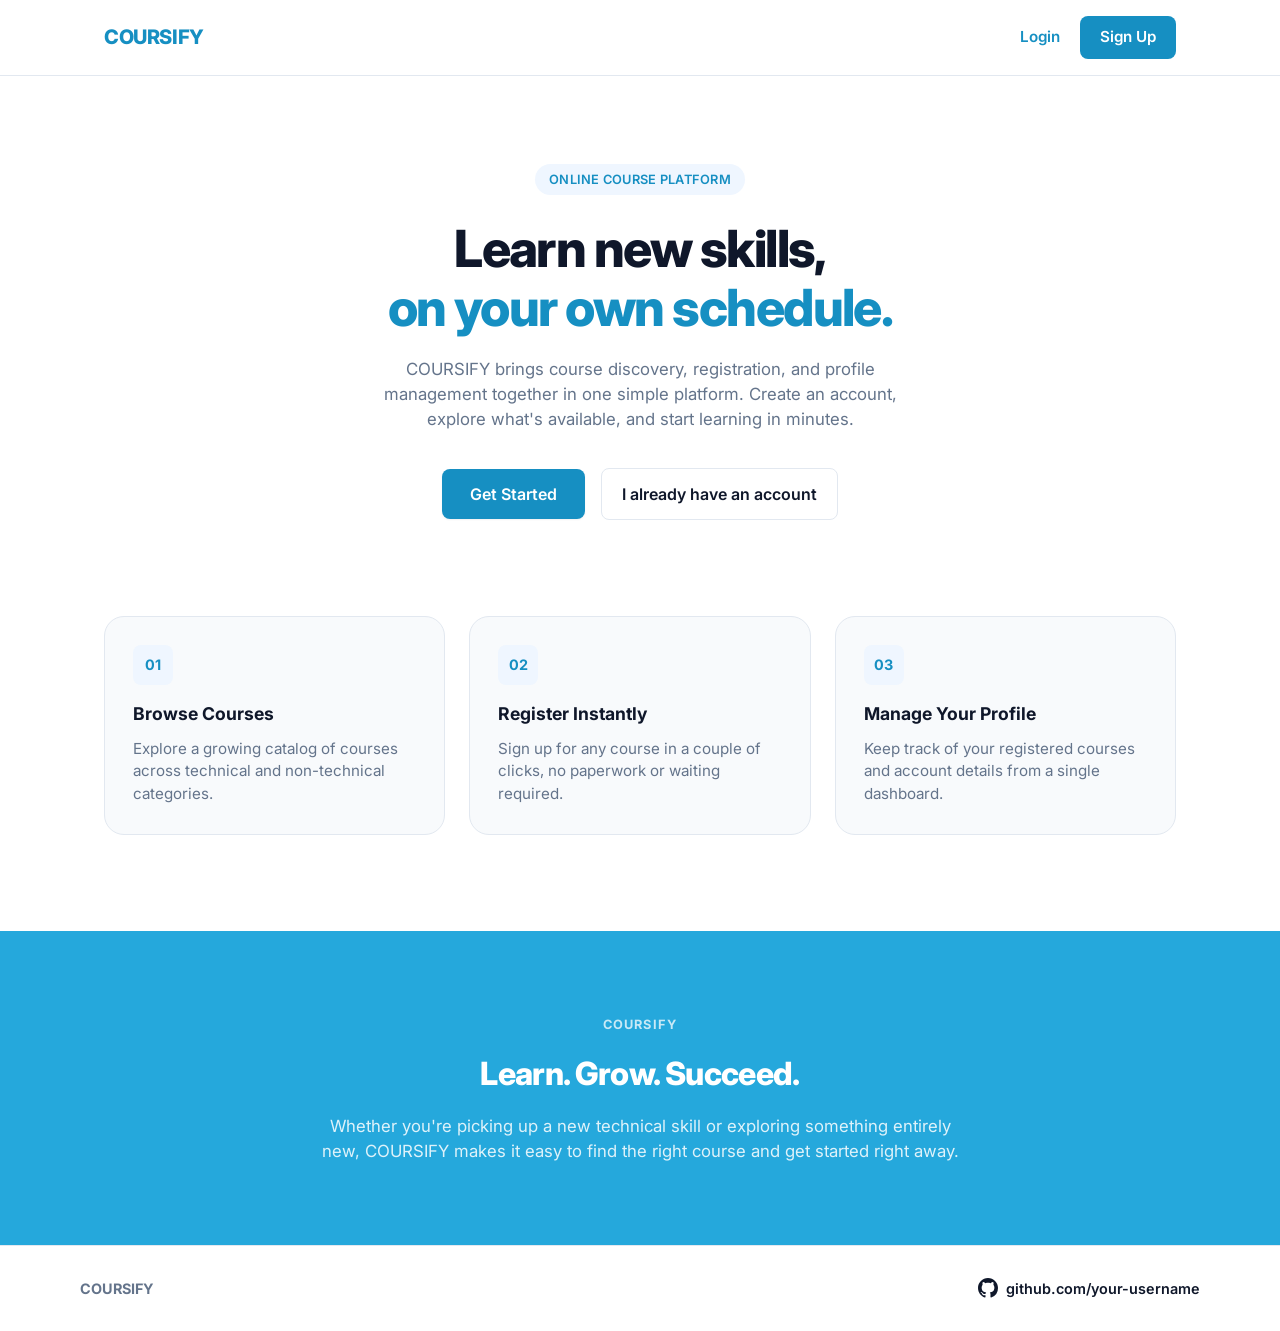
<file: frontend/home-page/index.html>
<!DOCTYPE html>
<html lang="en">
<head>
    <meta charset="UTF-8">
    <meta name="viewport" content="width=device-width, initial-scale=1.0">

    <title>COURSIFY | Home</title>
    <meta
        name="description"
        content="COURSIFY - Discover, register, and manage your courses all in one place."
    >

    <!-- Google Font -->
    <link rel="preconnect" href="https://fonts.googleapis.com">
    <link rel="preconnect" href="https://fonts.gstatic.com" crossorigin>
    <link
        href="https://fonts.googleapis.com/css2?family=Inter:wght@400;500;600;700;800&display=swap"
        rel="stylesheet"
    >

    <!-- CSS -->
    <link rel="stylesheet" href="index-styles.css">
</head>

<body>

    <!-- =========================
         Header
    ========================== -->
    <header class="site-header">

        <div class="header-content">

            <!-- Hamburger Menu -->
            <button
                type="button"
                class="menu-button"
                id="menuButton"
                aria-label="Open navigation menu"
                aria-expanded="false"
            >
                <span></span>
                <span></span>
                <span></span>
            </button>


            <!-- Brand -->
            <a href="index.html" class="brand">
                COURSIFY
            </a>


            <!-- Auth Actions -->
            <div class="auth-actions">

                <a href="../login/login.html" class="login-link" target="_blank">
                    Login
                </a>

                <a href="../sign-up/sign-up.html" class="signup-button" target="_blank">
                    Sign Up
                </a>

            </div>

        </div>


        <!-- Mobile Navigation -->
        <nav
            class="mobile-menu"
            id="mobileMenu"
            aria-hidden="true"
        >
            <a href="index.html">Home</a>
            <a href="#about">About</a>
            <a href="../login/login.html" target="_blank">Login</a>
            <a href="../sign-up/sign-up.html" target="_blank">Sign Up</a>
        </nav>

    </header>


    <!-- =========================
         Hero / Main Section
    ========================== -->
    <main class="main-content">

        <section class="hero-section">

            <span class="hero-badge">
                Online Course Platform
            </span>

            <h1>
                Learn new skills,
                <span>on your own schedule.</span>
            </h1>

            <p class="hero-text">
                COURSIFY brings course discovery, registration, and
                profile management together in one simple platform.
                Create an account, explore what's available, and start
                learning in minutes.
            </p>

            <div class="hero-actions">

                <a href="../sign-up/sign-up.html" class="primary-button">
                    Get Started
                </a>

                <a href="../login/login.html" class="secondary-button">
                    I already have an account
                </a>

            </div>

        </section>


        <!-- =========================
             Feature Cards
        ========================== -->
        <section class="features-section" id="features">

            <div class="feature-card">
                <div class="feature-icon" aria-hidden="true">01</div>
                <h3>Browse Courses</h3>
                <p>
                    Explore a growing catalog of courses across
                    technical and non-technical categories.
                </p>
            </div>

            <div class="feature-card">
                <div class="feature-icon" aria-hidden="true">02</div>
                <h3>Register Instantly</h3>
                <p>
                    Sign up for any course in a couple of clicks,
                    no paperwork or waiting required.
                </p>
            </div>

            <div class="feature-card">
                <div class="feature-icon" aria-hidden="true">03</div>
                <h3>Manage Your Profile</h3>
                <p>
                    Keep track of your registered courses and
                    account details from a single dashboard.
                </p>
            </div>

        </section>

    </main>


    <!-- =========================
         About Section
    ========================== -->
    <section class="about-section" id="about">

        <div class="about-content">

            <span class="section-label">
                COURSIFY
            </span>

            <h2>
                Learn. Grow. Succeed.
            </h2>

            <p>
                Whether you're picking up a new technical skill or
                exploring something entirely new, COURSIFY makes it
                easy to find the right course and get started right away.
            </p>

        </div>

    </section>


    <!-- =========================
         Footer
    ========================== -->
    <footer class="site-footer">

        <div class="footer-content">

            <span class="footer-brand">COURSIFY</span>

            <a
                href=""
                class="github-link"
                target="_blank"
                rel="noopener noreferrer"
                aria-label="Visit GitHub profile"
            >
                <svg
                    class="github-icon"
                    viewBox="0 0 24 24"
                    aria-hidden="true"
                >
                    <path d="M12 0C5.37 0 0 5.37 0 12c0 5.31 3.435 9.795 8.205 11.385.6.105.825-.255.825-.57
                        0-.285-.015-1.23-.015-2.235-3.015.555-3.795-.735-4.035-1.41-.135-.345-.72-1.41-1.23-1.695
                        -.42-.225-1.02-.78-.015-.795.945-.015 1.62.87 1.845 1.23 1.08 1.815 2.805 1.305 3.495.99
                        .105-.78.42-1.305.765-1.605-2.67-.3-5.46-1.335-5.46-5.925 0-1.305.465-2.385 1.23-3.225
                        -.12-.3-.535-1.53.115-3.18 0 0 1.005-.315 3.3 1.23.96-.27 1.98-.405 3-.405s2.04.135 3
                        .405c2.295-1.56 3.3-1.23 3.3-1.23.65 1.65.235 2.88.115 3.18.765.84 1.23 1.905 1.23 3.225
                        0 4.605-2.805 5.625-5.475 5.925.435.375.81 1.095.81 2.22 0 1.605-.015 2.895-.015 3.3
                        0 .315.225.69.825.57A12.02 12.02 0 0 0 24 12c0-6.63-5.37-12-12-12Z"/>
                </svg>

                <span class="github-username">github.com/your-username</span>
            </a>

        </div>

    </footer>


    <!-- JavaScript -->
    <script src="index-script.js"></script>

</body>
</html>
</file>
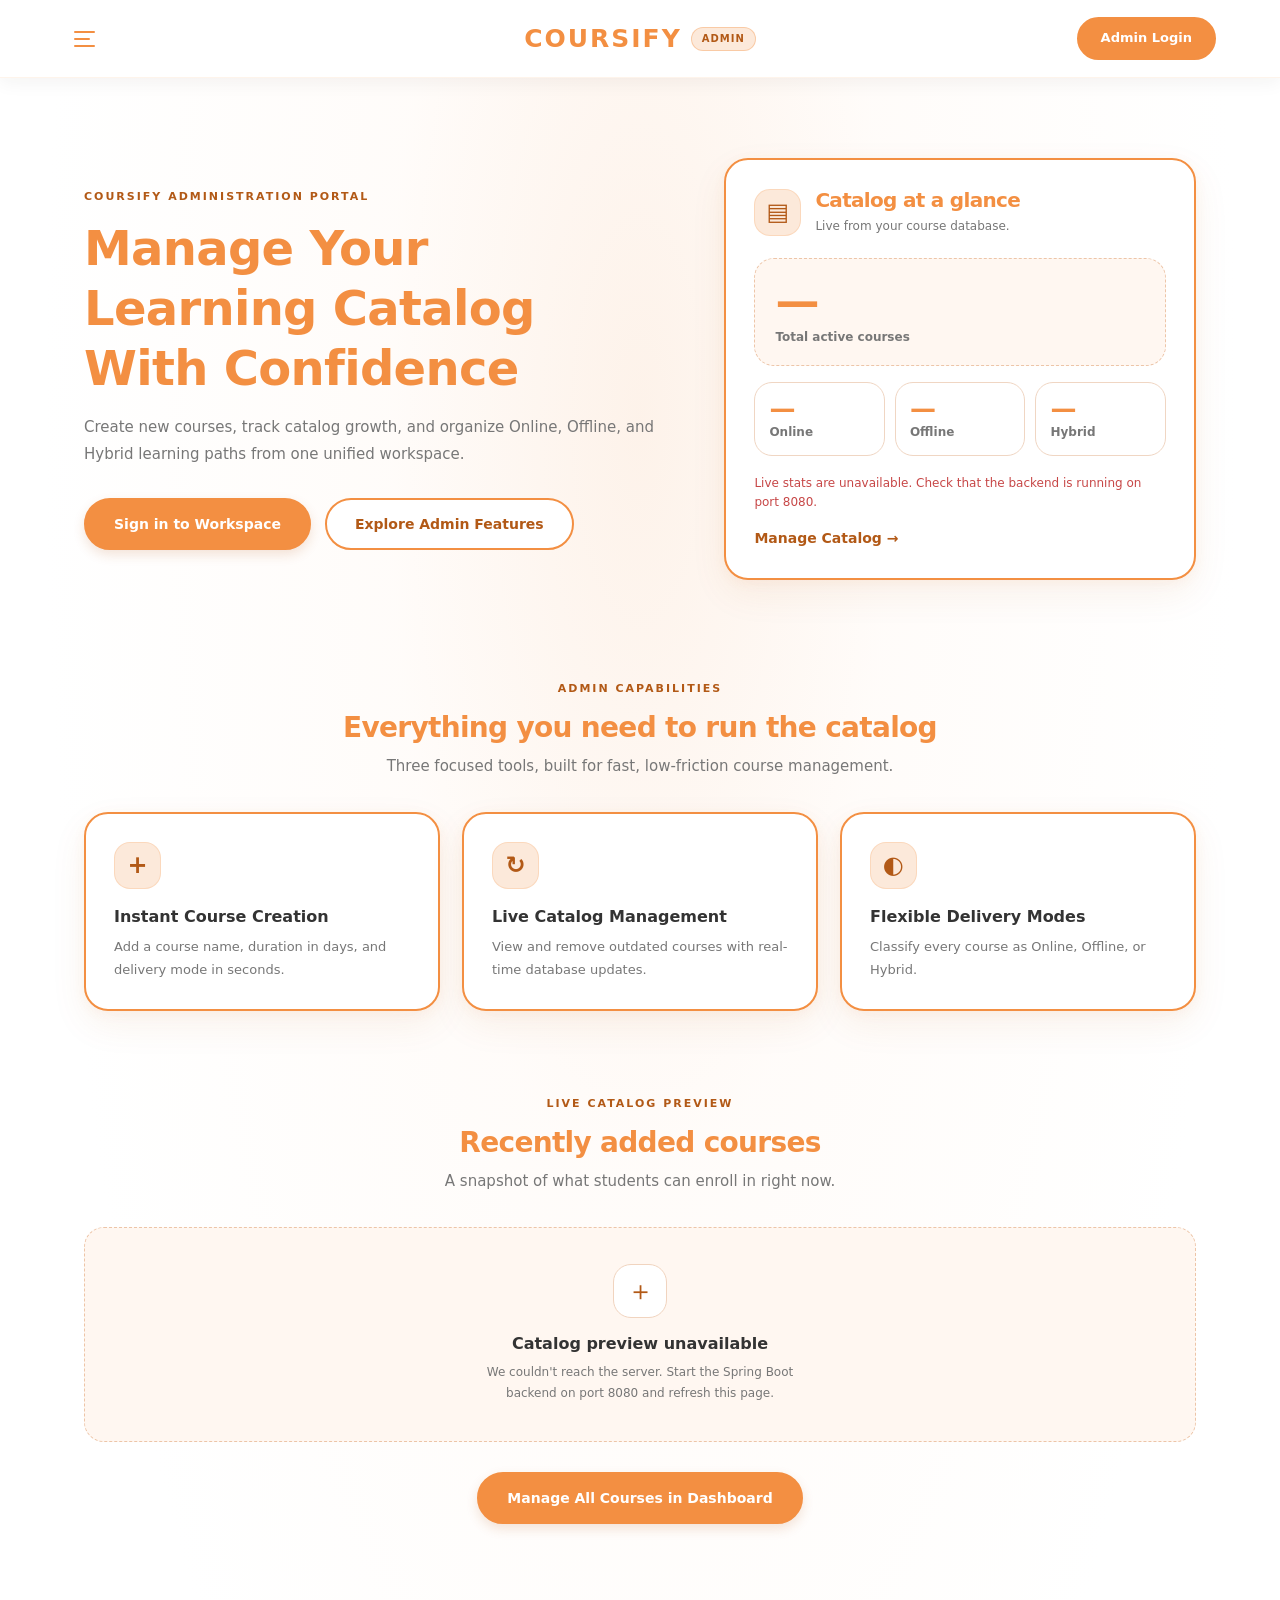
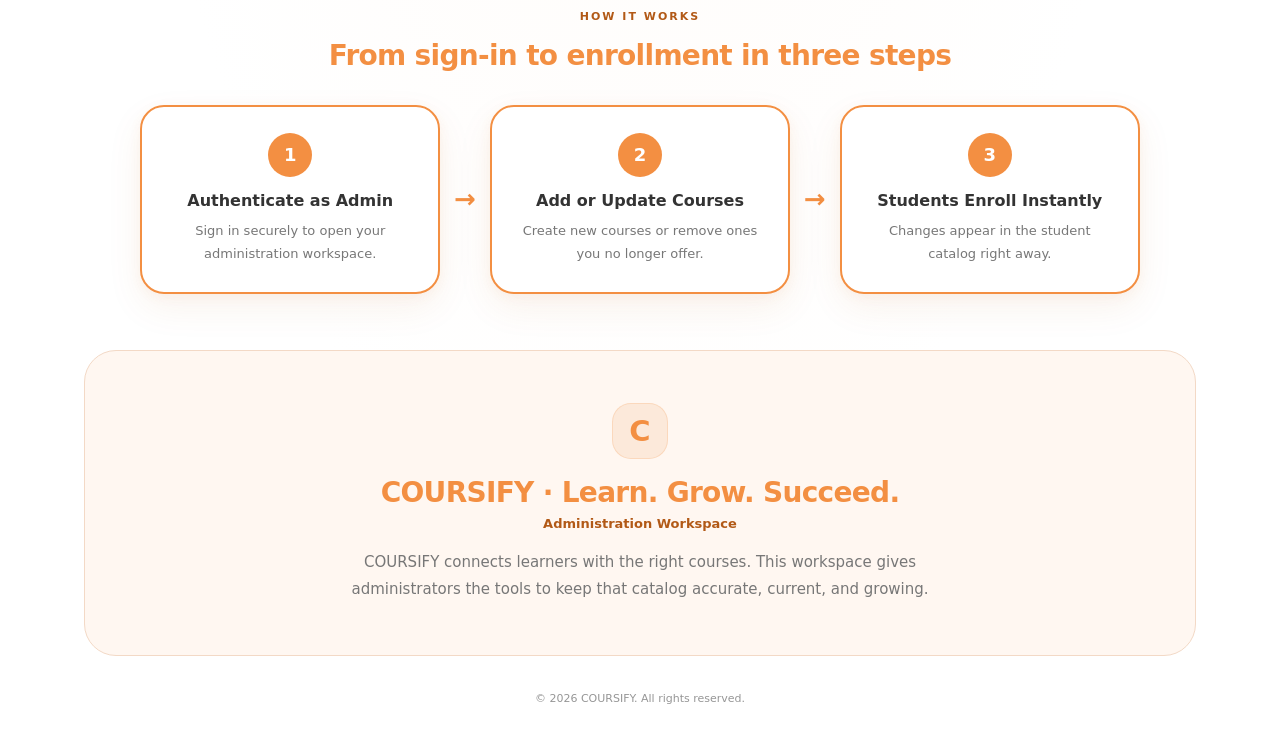
<file: frontend/admin-pages/admin-home.html>
<!DOCTYPE html>
<html lang="en">
<head>
  <meta charset="UTF-8">
  <meta name="viewport" content="width=device-width, initial-scale=1.0">
  <meta name="theme-color" content="#FFFFFF">
  <meta name="description" content="COURSIFY administration portal: create, organize and manage your course catalog.">
  <title>Admin Home | COURSIFY</title>
  <link rel="stylesheet" href="admin-home.css">
  <script src="admin-home.js" defer></script>
</head>
<body class="home-page">

  <!-- Top navbar -->
  <header class="top-navbar">
    <button class="icon-button menu-button" id="menuButton" type="button"
            aria-label="Open navigation menu" aria-expanded="false" aria-controls="mobileMenu">
      <span></span>
      <span></span>
      <span></span>
    </button>

    <a class="brand-block" href="admin.html" aria-label="COURSIFY Admin home">
      <span class="brand-logo">COURSIFY</span>
      <span class="admin-pill">Admin</span>
    </a>

    <a class="navbar-action" id="navAction" href="admin-login.html">Admin Login</a>

    <nav class="mobile-menu" id="mobileMenu" aria-label="Main navigation" hidden>
      <a href="admin-login.html">Admin Login</a>
      <a href="admin-dashboard.html">Course Catalog / Dashboard</a>
      <a href="../home-page/index.html">Student Home</a>
      <a href="#features">Features</a>
      <a href="#about">About</a>
    </nav>
  </header>

  <main class="home-main">

    <!-- Hero -->
    <section class="hero" id="top">
      <div class="hero-copy">
        <p class="eyebrow">COURSIFY ADMINISTRATION PORTAL</p>
        <h1>Manage Your Learning Catalog With Confidence</h1>
        <p class="hero-subtitle">
          Create new courses, track catalog growth, and organize Online, Offline,
          and Hybrid learning paths from one unified workspace.
        </p>

        <div class="cta-row">
          <a class="primary-button" id="heroCta" href="admin-login.html">Sign in to Workspace</a>
          <a class="outline-button" href="#features">Explore Admin Features</a>
        </div>
      </div>

      <aside class="preview-card" aria-labelledby="statsTitle">
        <div class="preview-head">
          <div class="panel-icon" aria-hidden="true">▤</div>
          <div>
            <h2 id="statsTitle">Catalog at a glance</h2>
            <p>Live from your course database.</p>
          </div>
        </div>

        <div class="stat-total">
          <span class="stat-number" id="statTotal">—</span>
          <span class="stat-label">Total active courses</span>
        </div>

        <div class="stat-grid">
          <div class="stat-box"><span class="stat-number small" id="statOnline">—</span><span class="stat-label">Online</span></div>
          <div class="stat-box"><span class="stat-number small" id="statOffline">—</span><span class="stat-label">Offline</span></div>
          <div class="stat-box"><span class="stat-number small" id="statHybrid">—</span><span class="stat-label">Hybrid</span></div>
        </div>

        <p class="form-message" id="statsMessage" role="status" aria-live="polite"></p>

        <a class="text-link" href="admin-dashboard.html">Manage Catalog →</a>
      </aside>
    </section>

    <!-- Features -->
    <section class="section" id="features">
      <div class="section-heading">
        <p class="eyebrow">ADMIN CAPABILITIES</p>
        <h2>Everything you need to run the catalog</h2>
        <p class="hero-subtitle">Three focused tools, built for fast, low-friction course management.</p>
      </div>

      <div class="card-grid">
        <article class="feature-card">
          <div class="panel-icon" aria-hidden="true">+</div>
          <h3>Instant Course Creation</h3>
          <p>Add a course name, duration in days, and delivery mode in seconds.</p>
        </article>
        <article class="feature-card">
          <div class="panel-icon" aria-hidden="true">↻</div>
          <h3>Live Catalog Management</h3>
          <p>View and remove outdated courses with real-time database updates.</p>
        </article>
        <article class="feature-card">
          <div class="panel-icon" aria-hidden="true">◐</div>
          <h3>Flexible Delivery Modes</h3>
          <p>Classify every course as Online, Offline, or Hybrid.</p>
        </article>
      </div>
    </section>

    <!-- Catalog preview -->
    <section class="section" id="catalog-preview">
      <div class="section-heading">
        <p class="eyebrow">LIVE CATALOG PREVIEW</p>
        <h2>Recently added courses</h2>
        <p class="hero-subtitle">A snapshot of what students can enroll in right now.</p>
      </div>

      <p class="form-message center" id="catalogMessage" role="status" aria-live="polite"></p>

      <div class="card-grid four" id="coursePreview">
        <div class="empty-state wide">
          <div class="empty-state-icon" aria-hidden="true">＋</div>
          <h3>Loading courses…</h3>
          <p>Fetching the latest catalog from the server.</p>
        </div>
      </div>

      <div class="section-action">
        <a class="primary-button inline" href="admin-dashboard.html">Manage All Courses in Dashboard</a>
      </div>
    </section>

    <!-- How it works -->
    <section class="section" id="how-it-works">
      <div class="section-heading">
        <p class="eyebrow">HOW IT WORKS</p>
        <h2>From sign-in to enrollment in three steps</h2>
      </div>

      <ol class="steps">
        <li class="step-card">
          <span class="step-number" aria-hidden="true">1</span>
          <h3>Authenticate as Admin</h3>
          <p>Sign in securely to open your administration workspace.</p>
        </li>
        <li class="step-arrow" aria-hidden="true">→</li>
        <li class="step-card">
          <span class="step-number" aria-hidden="true">2</span>
          <h3>Add or Update Courses</h3>
          <p>Create new courses or remove ones you no longer offer.</p>
        </li>
        <li class="step-arrow" aria-hidden="true">→</li>
        <li class="step-card">
          <span class="step-number" aria-hidden="true">3</span>
          <h3>Students Enroll Instantly</h3>
          <p>Changes appear in the student catalog right away.</p>
        </li>
      </ol>
    </section>

    <!-- About -->
    <section class="about" id="about">
      <div class="brand-mark" aria-hidden="true"><span>C</span></div>
      <h2>COURSIFY · Learn. Grow. Succeed.</h2>
      <p class="about-sub">Administration Workspace</p>
      <p class="hero-subtitle">
        COURSIFY connects learners with the right courses. This workspace gives
        administrators the tools to keep that catalog accurate, current, and growing.
      </p>
    </section>

    <footer class="page-footer">
      © <span id="current-year"></span> COURSIFY. All rights reserved.
    </footer>

  </main>
</body>
</html>
</file>
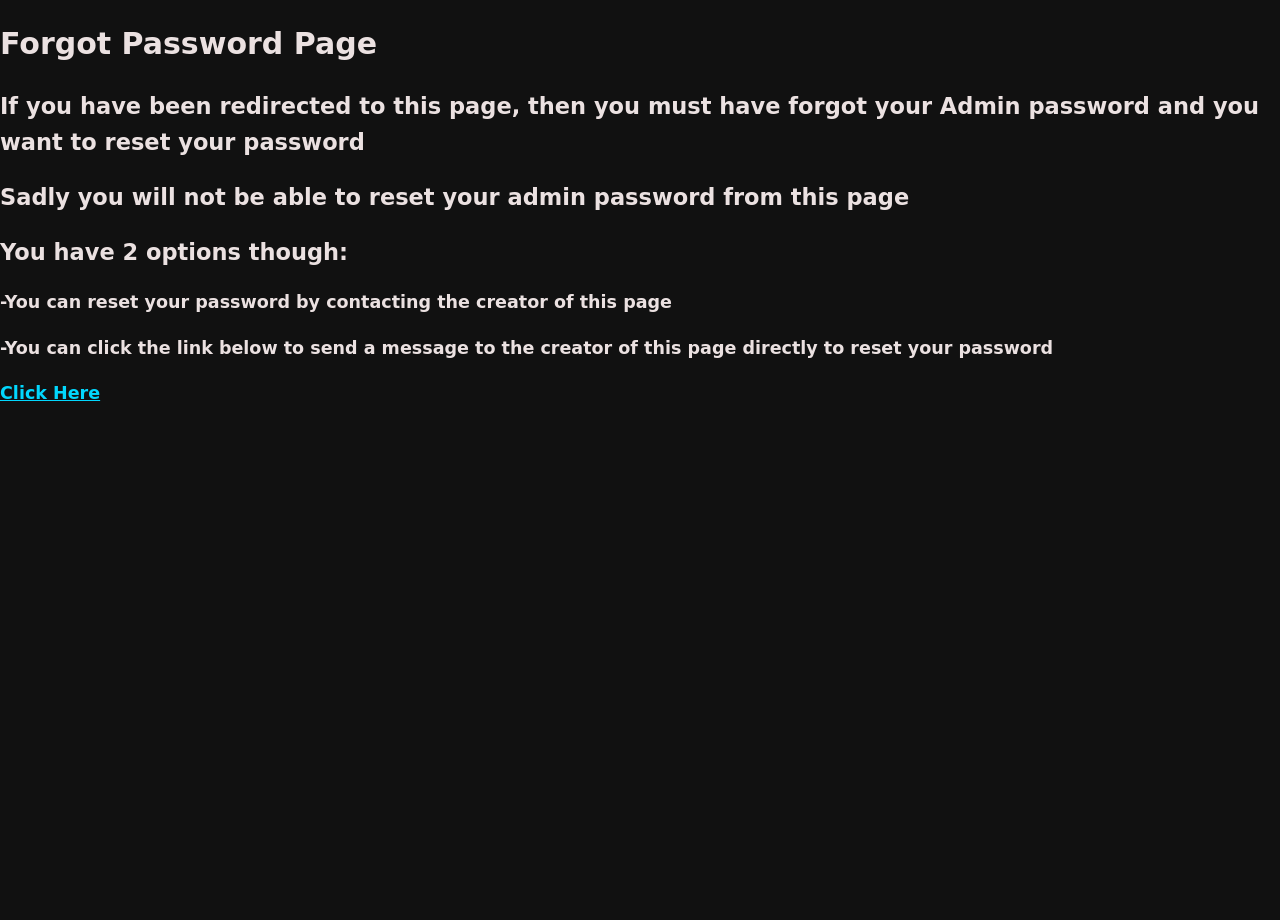
<file: frontend/admin-pages/Forgot.html>
<!DOCTYPE html>
<html lang="en">
<head>
  <meta charset="UTF-8">
  <meta name="viewport" content="width=device-width, initial-scale=1.0">
  <meta name="theme-color" content="#000000">
  <title>Forgot Password: Admin | COURSIFY</title>
  <link rel="stylesheet" href="Forgot.css">
</head>

<body>
<h1> Forgot Password Page</h1>
<h2> If you have been redirected to this page, then you must have forgot your Admin password and you want to reset your password</h2>
<h2> Sadly you will not be able to reset your admin password from this page</h2>
<h2> You have 2 options though:</h2>
<h3> -You can reset your password by contacting the creator of this page</h3>
<h3> -You can click the link below to send a message to the creator of this page directly to reset your password</h3>
<h3 style="color:rgb(2, 215, 253)"><a class="brand-logo" href="Troll.html"> <u>Click Here</u></a></h3>
</body>
</file>
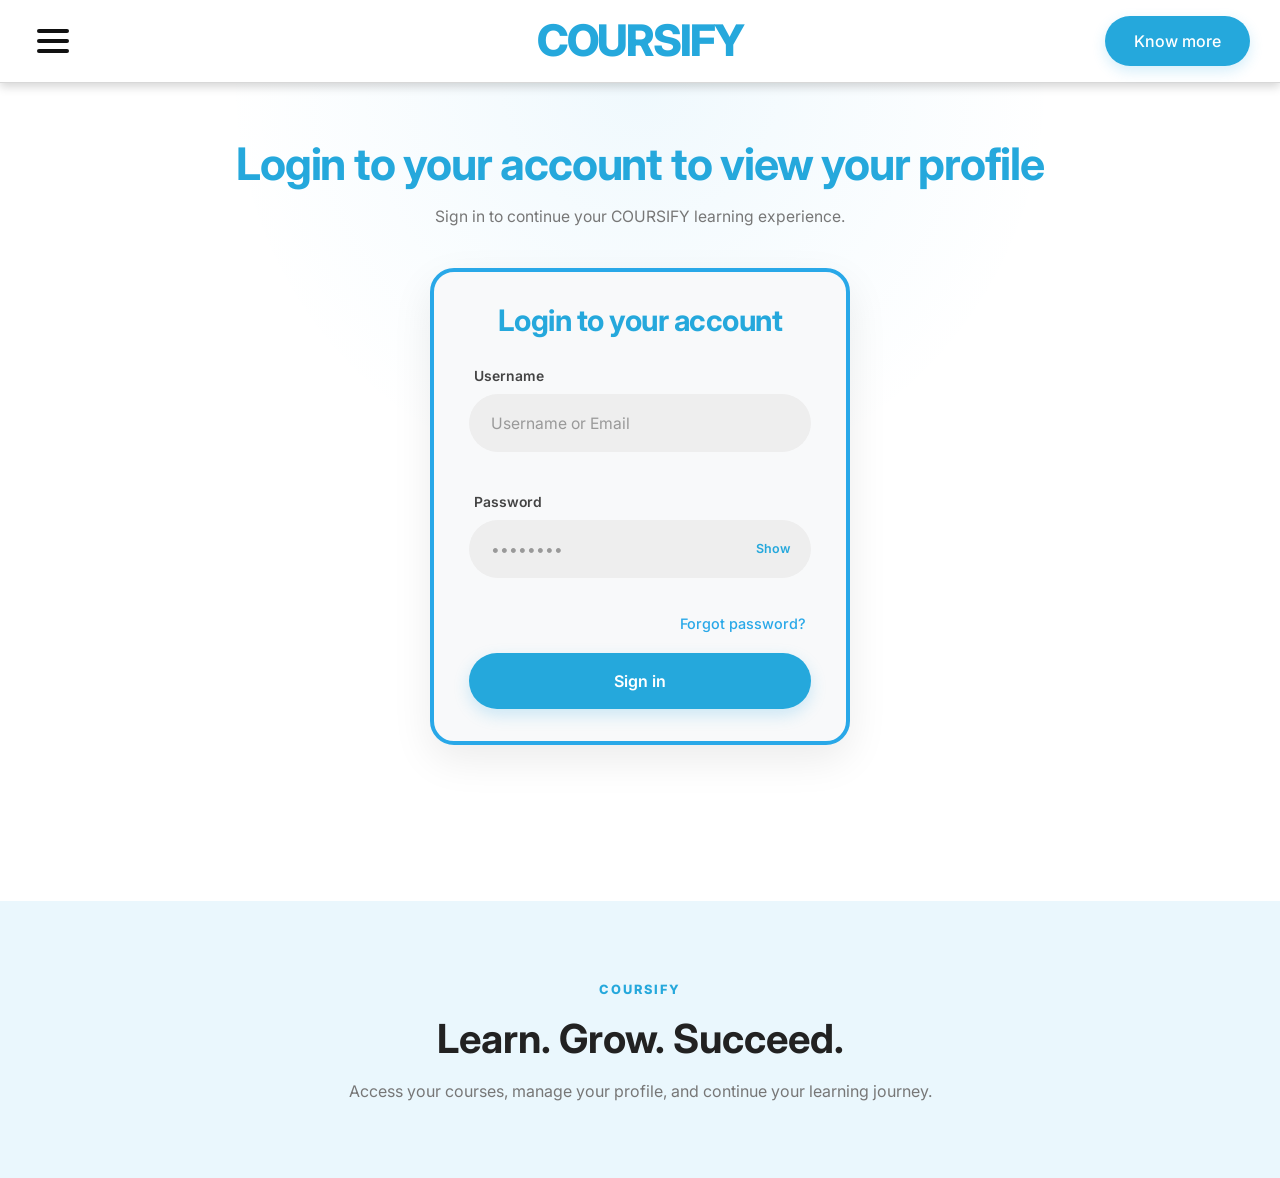
<file: frontend/coursify_frontend/dashboard.html>
<!DOCTYPE html>
<html lang="en">
<head>
    <meta charset="UTF-8">
    <meta name="viewport" content="width=device-width,initial-scale=1.0">
    <title>COURSIFY | Student Dashboard</title>
    <link rel="preconnect" href="https://fonts.googleapis.com">
    <link rel="preconnect" href="https://fonts.gstatic.com" crossorigin>
    <link href="https://fonts.googleapis.com/css2?family=Inter:wght@400;500;600;700;800&display=swap" rel="stylesheet">
    <link rel="stylesheet" href="https://cdnjs.cloudflare.com/ajax/libs/font-awesome/6.4.0/css/all.min.css">
    
    <link rel="stylesheet" href="styles.css">
</head>
    <body>
        <aside class="sidebar">
            <div class="sidebar-profile">
                <div class="avatar-container"><i class="fa-solid fa-user"></i></div>
                <div class="profile-name" id="sidebarProfileName">Student</div>
                <a href="edit-profile.html" class="edit-profile"><i class="fa-solid fa-pen-to-square"></i> Edit your profile</a>
                <br><a href="profile.html" class="edit-profile">Click to view your full profile</a></div>
                <div class="nav-section"><div class="nav-section-title">Student Dashboard</div>
                <ul class="nav-list">
                    <li><a href="#your-courses" class="nav-item" data-tab="your-courses"><i class="fa-solid fa-book-open"></i> Your Courses</a></li>
                    <li><a href="#show-all-courses" class="nav-item active" data-tab="show-all-courses"><i class="fa-solid fa-layer-group"></i> Show All Courses</a></li>
                    <li><a href="#enroll-courses" class="nav-item" data-tab="enroll-courses"><i class="fa-solid fa-certificate"></i> Enroll for Courses</a></li>
                </ul>
            </div>
            <div class="nav-section">
                <div class="nav-section-title">Quick Links</div>
                <ul class="nav-list">
                    <li><a href="dashboard.html" class="nav-item"><i class="fa-solid fa-house"></i> Home</a></li>
                    <li><a href="#about" class="nav-item"><i class="fa-solid fa-circle-info"></i> About</a></li>
                    <li><a href="#" class="nav-item"><i class="fa-solid fa-envelope"></i> Contact Us</a></li>
                </ul>
            </div>
        </aside>
        <div class="main-wrapper">
            <header class="topbar">
                <div class="brand">COURSIFY</div>
                    <div class="topbar-actions">
                        <div class="search-box" style="display:flex; align-items:center; background:#f1f5f9; border-radius:999px; padding:4px 14px;">
                            <i class="fa-solid fa-magnifying-glass" style="color:#64748b; margin-right:8px;"></i>
                            <input
                                type="search"
                                id="courseSearchInput"
                                placeholder="Search courses or type..."
                                style="border:none; background:transparent; outline:none; font-size:14px; width:180px;"
                            >
                        </div>
                        <button class="icon-btn" aria-label="Notifications"><i class="fa-regular fa-bell"></i></button>
                        <a href="#" class="logout-link" id="logoutLink">Log out</a>
                        <button class="btn-pill" id="exploreCoursesButton"><i class="fa-solid fa-plus"></i> Explore All Courses</button>
                    </div>
            </header>
            <main class="dashboard-content">
                <section class="dashboard-view active" id="show-all-courses">
                    <h1 class="page-title">Courses Available</h1>
                    <div class="section-status" id="allCoursesStatus" aria-live="polite"></div>
                    <div class="course-grid" id="allCoursesGrid"></div>
                </section>
                <section class="dashboard-view" id="enroll-courses">
                    <h1 class="page-title">Enroll for Courses</h1>
                    <div class="section-status" id="enrollCoursesStatus" aria-live="polite">
                    </div>
                    <div class="course-grid" id="enrollCoursesGrid"></div>
                </section>
                <section class="dashboard-view" id="your-courses">
                    <h1 class="page-title">Your Courses</h1>
                    <div class="section-status" id="yourCoursesStatus" aria-live="polite"></div>
                    <div class="course-grid" id="yourCoursesGrid"></div>
                    <div class="empty-state" id="yourCoursesEmpty" hidden>
                        <i class="fa-solid fa-book-open"></i>
                        <h2>No enrolled courses yet</h2>
                        <p>You haven't enrolled in any courses yet. Browse our catalog to get started!</p>
                        <button class="btn-pill" id="browseCoursesFromYourCourses"><i class="fa-solid fa-layer-group"></i> Browse Courses</button>
                    </div>
                </section>
                <section class="about-panel" id="about">
                    <h2>About COURSIFY</h2>
                    <p>Browse available courses and register for the courses you want to take.</p>
                </section>
            </main>
        </div>
        <script src="dashboard.js"></script>
    </body>
    </html>
</file>
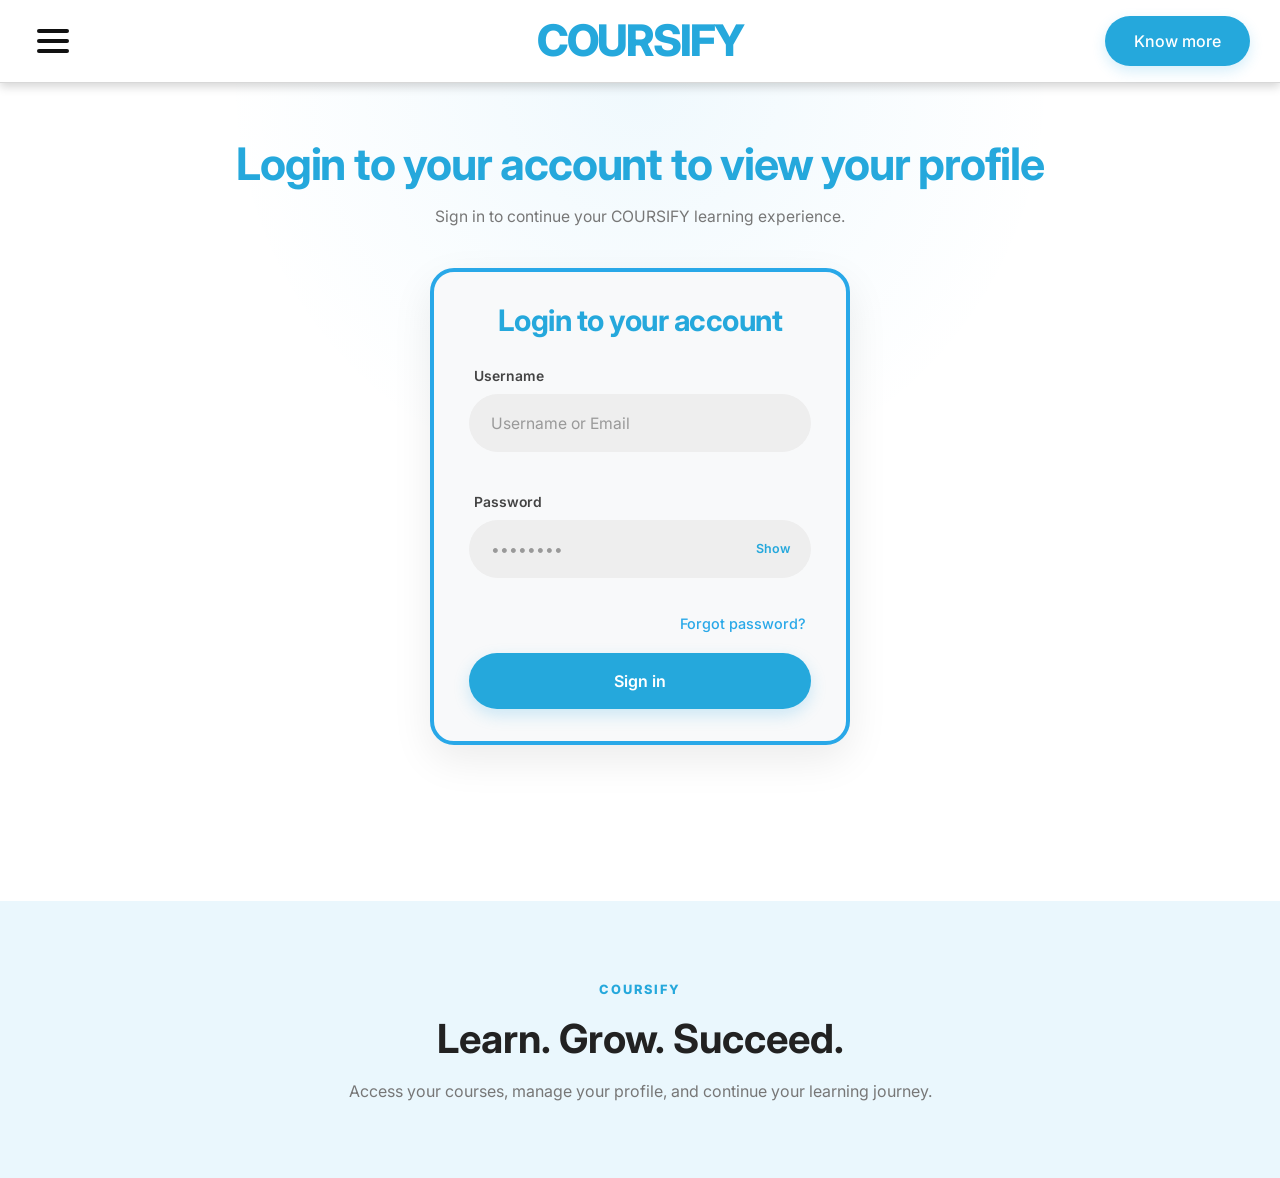
<file: frontend/coursify_frontend/edit-profile.html>
<!DOCTYPE html>
<html lang="en">
    <head>
        <meta charset="UTF-8">
        <meta name="viewport" content="width=device-width,initial-scale=1.0">
        <title>COURSIFY | Edit Profile</title>
        <link rel="preconnect" href="https://fonts.googleapis.com">
        <link rel="preconnect" href="https://fonts.gstatic.com" crossorigin>
        <link href="https://fonts.googleapis.com/css2?family=Inter:wght@400;500;600;700;800&display=swap" rel="stylesheet">
        <link rel="stylesheet" href="https://cdnjs.cloudflare.com/ajax/libs/font-awesome/6.4.0/css/all.min.css">
        <link rel="stylesheet" href="styles.css">
    </head>
    <body class="profile-page">
        <aside class="sidebar">
            <div class="sidebar-profile">
                <div class="avatar-container">
                    <i class="fa-solid fa-user"></i>
                </div>
                <div class="profile-name" id="sidebarProfileName">Student</div>
                <a href="edit-profile.html" class="edit-profile"><i class="fa-solid fa-pen-to-square"></i> Edit your profile</a>
                <br>
                <a href="profile.html" class="edit-profile"><i class="fa-solid fa-user"></i> View full profile</a>
            </div>
            <div class="nav-section">
                <div class="nav-section-title">Student Dashboard</div>
                <ul class="nav-list">
                    <li><a href="dashboard.html#your-courses" class="nav-item"><i class="fa-solid fa-book-open"></i> Your Courses</a></li>
                    <li><a href="dashboard.html#show-all-courses" class="nav-item"><i class="fa-solid fa-layer-group"></i> Show All Courses</a></li>
                    <li><a href="dashboard.html#enroll-courses" class="nav-item"><i class="fa-solid fa-certificate"></i> Enroll for Courses</a></li>
                </ul>
            </div>
        </aside>
        <main class="profile-main">
            <header class="topbar">
                <div class="brand">COURSIFY</div>
                <div class="topbar-actions">
                    <a href="profile.html" class="btn-secondary"><i class="fa-solid fa-user"></i> View Profile</a>
                </div>
            </header>
            <section class="profile-content">
                <div class="form-card">
                    <h1 class="profile-heading">Edit Your Profile</h1>
                    <p class="profile-subheading" id="editStatus">Loading your current details...</p>
                    <div id="formMessage" class="form-message" role="alert"></div>
                    <form id="editProfileForm" hidden>
                        <div class="form-group">
                            <label for="name">Name</label>
                            <input type="text" id="name" readonly>
                        </div>
                        <div class="form-row">
                            <div class="form-group">
                                <label for="age">Age</label>
                                <input type="number" id="age" min="1" max="150" required>
                            </div>
                            <div class="form-group">
                                <label for="mobileNo">Mobile Number</label>
                                <input type="tel" id="mobileNo" required>
                            </div>
                        </div>
                        <div class="form-group">
                            <label for="address">Address</label>
                            <textarea id="address" required></textarea>
                        </div>
                        <div class="form-actions">
                            <button type="submit" class="btn-pill" id="saveProfileButton">
                                <i class="fa-solid fa-floppy-disk"></i>
                                <span id="saveProfileText">Save Changes</span>
                            </button>
                            <a href="profile.html" class="btn-secondary">Cancel</a>
                        </div>
                    </form>
                    <div class="profile-actions" id="editErrorActions" hidden>
                        <a href="dashboard.html" class="btn-pill"><i class="fa-solid fa-arrow-left"></i> Back to Dashboard</a>
                    </div>
                </div>
            </section>
        </main>
        <script src="edit-profile.js"></script>
    </body>
    </html>
</file>
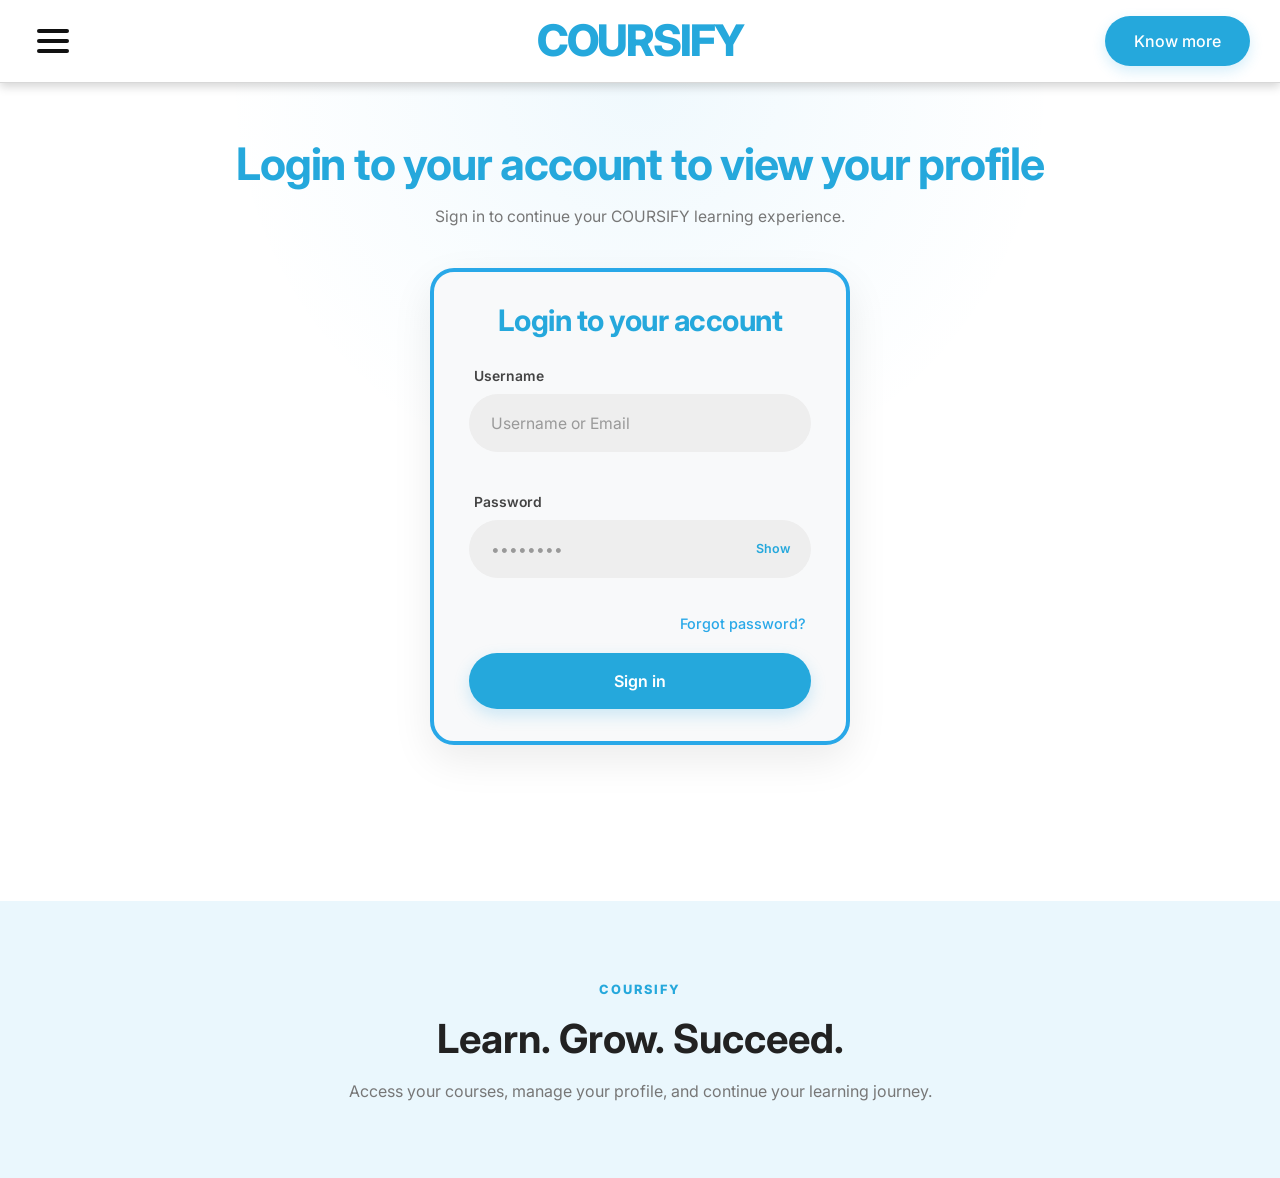
<file: frontend/coursify_frontend/profile.html>
<!DOCTYPE html>
<html lang="en">
    <head>
        <meta charset="UTF-8">
        <meta name="viewport" content="width=device-width,initial-scale=1.0">
        <title>COURSIFY | Profile</title>
        <link rel="preconnect" href="https://fonts.googleapis.com">
        <link rel="preconnect" href="https://fonts.gstatic.com" crossorigin>
        <link href="https://fonts.googleapis.com/css2?family=Inter:wght@400;500;600;700;800&display=swap" rel="stylesheet">
        <link rel="stylesheet" href="https://cdnjs.cloudflare.com/ajax/libs/font-awesome/6.4.0/css/all.min.css">
        <link rel="stylesheet" href="styles.css">
    </head>
    <body class="profile-page">
        <aside class="sidebar">
            <div class="sidebar-profile">
                <div class="avatar-container">
                    <i class="fa-solid fa-user"></i>
                </div>
                <div class="profile-name" id="sidebarProfileName">Student</div>
                <a href="edit-profile.html" class="edit-profile"><i class="fa-solid fa-pen-to-square"></i> Edit your profile</a>
                <br>
                <a href="profile.html" class="edit-profile"><i class="fa-solid fa-user"></i> View full profile</a>
            </div>
            <div class="nav-section">
                <div class="nav-section-title">Student Dashboard</div>
                <ul class="nav-list">
                    <li><a href="dashboard.html#your-courses" class="nav-item"><i class="fa-solid fa-book-open"></i> Your Courses</a></li>
                    <li><a href="dashboard.html#show-all-courses" class="nav-item"><i class="fa-solid fa-layer-group"></i> Show All Courses</a></li>
                    <li><a href="dashboard.html#enroll-courses" class="nav-item"><i class="fa-solid fa-certificate"></i> Enroll for Courses</a></li>
                </ul>
            </div>
        </aside>
        <main class="profile-main">
            <header class="topbar">
                <div class="brand">COURSIFY</div>
                <div class="topbar-actions">
                    <a href="dashboard.html" class="btn-pill"><i class="fa-solid fa-arrow-left"></i> Dashboard</a>
                </div>
            </header>
            <section class="profile-content">
                <div class="profile-card">
                    <h1 class="profile-heading">Your Profile</h1>
                    <p class="profile-subheading" id="profileStatus" aria-live="polite">Loading profile...</p>
                    <div id="profileError" class="form-message error" role="alert"></div>
                    <div class="profile-grid" id="profileGrid" hidden>
                        <div class="profile-field">
                            <span class="profile-field-label">Name</span>
                            <span class="profile-field-value" id="profileName"></span>
                        </div>
                        <div class="profile-field">
                            <span class="profile-field-label">Age</span>
                            <span class="profile-field-value" id="profileAge"></span>
                        </div>
                        <div class="profile-field">
                            <span class="profile-field-label">Mobile Number</span>
                            <span class="profile-field-value" id="profileMobile"></span>
                        </div>
                        <div class="profile-field full">
                            <span class="profile-field-label">Address</span>
                            <span class="profile-field-value" id="profileAddress"></span>
                        </div>
                    </div>
                    <div class="profile-actions" id="profileActions" hidden>
                        <a href="edit-profile.html" class="btn-pill"><i class="fa-solid fa-pen-to-square"></i> Edit Profile</a>
                        <a href="dashboard.html" class="btn-secondary"><i class="fa-solid fa-arrow-left"></i> Back to Dashboard</a>
                    </div>
                    <div class="profile-actions" id="errorActions" hidden>
                        <a href="dashboard.html" class="btn-pill">
                            <i class="fa-solid fa-arrow-left"></i> Back to Dashboard</a>
                        </div>
                    </div>
                </section>
            </main>
            <script src="profile.js"></script>
        </body>
        </html>
</file>
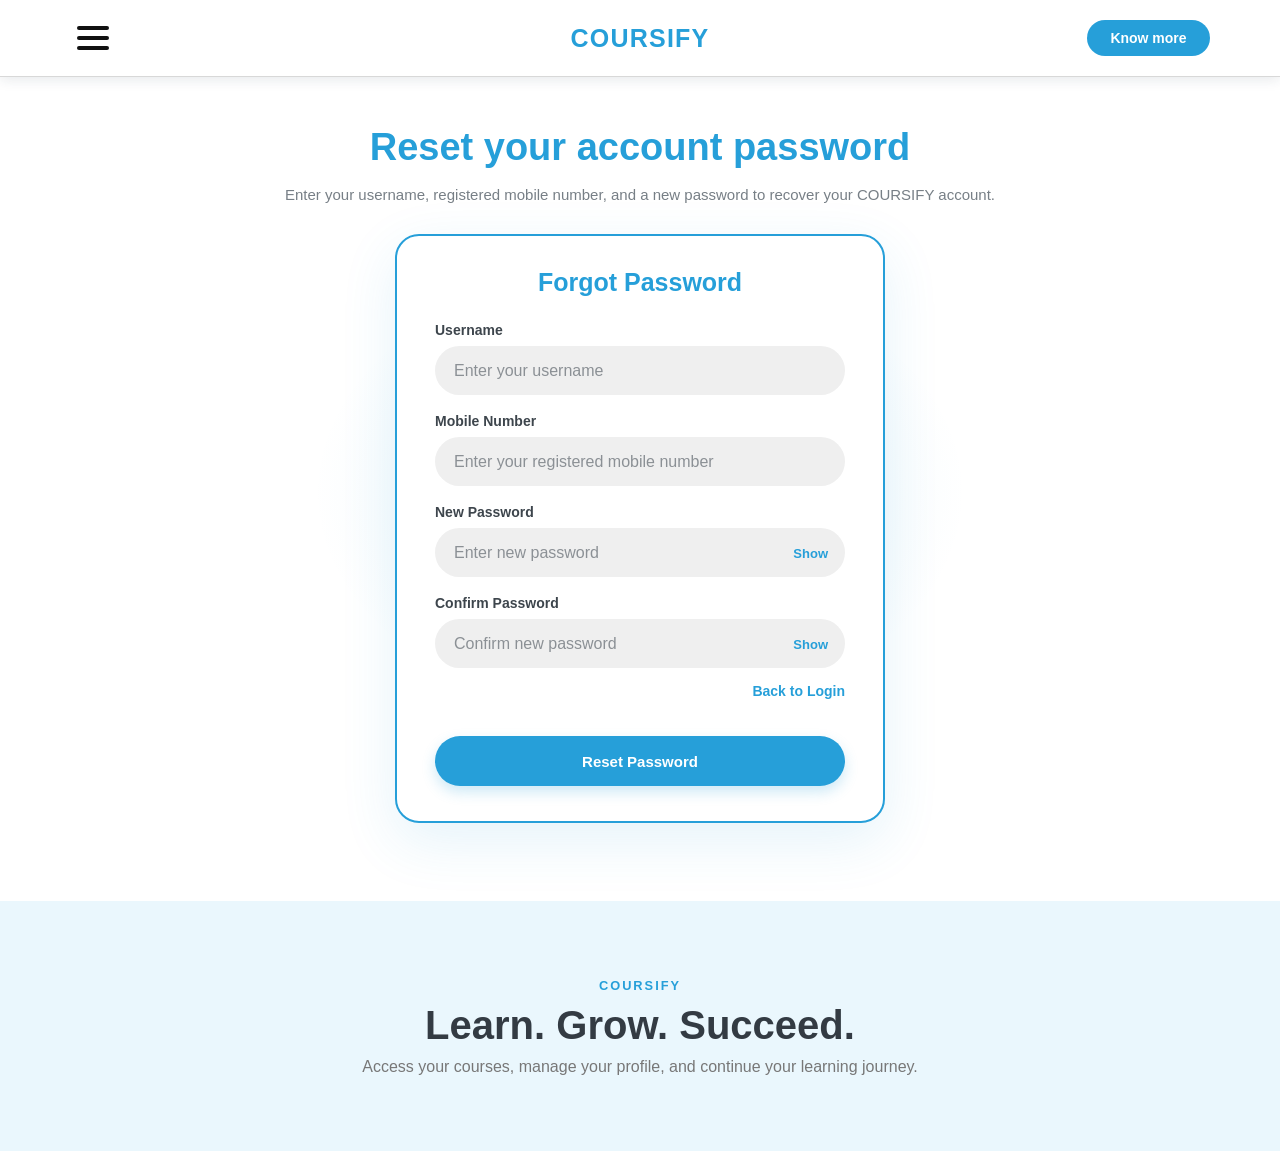
<file: frontend/forgot-password-page/forgot-password.html>
<!DOCTYPE html>
<html lang="en">
<head>
  <meta charset="UTF-8">
  <meta name="viewport" content="width=device-width, initial-scale=1.0">
  <meta name="theme-color" content="#269fd9">
  <title>Forgot Password | COURSIFY</title>
  <link rel="stylesheet" href="forgot-password.css">
  <script src="forgot-password.js" defer></script>
</head>
<body>
  <header class="site-header">
    <div class="header-content">
      <button
        class="menu-button"
        id="menuButton"
        type="button"
        aria-label="Open navigation menu"
        aria-expanded="false"
      >
        <span></span>
        <span></span>
        <span></span>
      </button>

      <a class="brand" href="../login/login.html" aria-label="COURSIFY home">
        COURSIFY
      </a>

      <button class="know-more" id="knowMoreButton" type="button">
        Know more
      </button>
    </div>

    <!-- Mobile Navigation Dropdown -->
    <nav class="mobile-menu" id="mobileMenu" aria-hidden="true">
      <a href="../home-page/index.html">Home</a>
      <a href="../sign-up/sign-up.html" target="_blank">Sign Up</a>
      <a href="#about">About</a>
    </nav>
  </header>

  <main>
    <section class="reset-section" aria-labelledby="page-heading">
      <div class="intro">
        <h1 id="page-heading">Reset your account password</h1>
        <p>
          Enter your username, registered mobile number, and a new password to
          recover your COURSIFY account.
        </p>
      </div>

      <section class="reset-card" aria-labelledby="form-heading">
        <h2 id="form-heading">Forgot Password</h2>

        <form id="forgotPasswordForm">
          <!-- Field 1: Username (maps to 'name' in DTO) -->
          <div class="form-field">
            <label for="name">Username</label>
            <input
              id="name"
              name="name"
              type="text"
              autocomplete="username"
              placeholder="Enter your username"
              required
            >
          </div>

          <!-- Field 2: Mobile Number (maps to 'mobileNo' in DTO) -->
          <div class="form-field">
            <label for="mobileNo">Mobile Number</label>
            <input
              id="mobileNo"
              name="mobileNo"
              type="tel"
              autocomplete="tel"
              placeholder="Enter your registered mobile number"
              required
            >
          </div>

                   <!-- Field 3: New Password -->
          <div class="form-field">
            <label for="newPassword">New Password</label>
            <div class="password-input">
              <input
                id="newPassword"
                name="newPassword"
                class="masked-password"
                type="text"
                autocomplete="off"
                autocorrect="off"
                autocapitalize="off"
                spellcheck="false"
                placeholder="Enter new password"
                required
              >
              <button
                class="password-toggle"
                type="button"
                data-password-target="newPassword"
                aria-label="Show new password"
                aria-pressed="false"
                onmousedown="event.preventDefault()"
              >Show</button>
            </div>
          </div>

          <!-- Field 4: Confirm Password -->
          <div class="form-field">
            <label for="confirmPassword">Confirm Password</label>
            <div class="password-input">
              <input
                id="confirmPassword"
                name="confirmPassword"
                class="masked-password"
                type="text"
                autocomplete="off"
                autocorrect="off"
                autocapitalize="off"
                spellcheck="false"
                placeholder="Confirm new password"
                required
              >
              <button
                class="password-toggle"
                type="button"
                data-password-target="confirmPassword"
                aria-label="Show password confirmation"
                aria-pressed="false"
                onmousedown="event.preventDefault()"
              >Show</button>
            </div>
          </div>


          <div class="form-footer">
            <a class="back-link" href="../login/login.html">Back to Login</a>
          </div>

          <p
            id="formMessage"
            class="form-message"
            role="status"
            aria-live="polite"
          ></p>

          <button id="submitButton" class="submit-button" type="submit">
            Reset Password
          </button>
        </form>
      </section>
    </section>
  </main>

  <!-- About Section -->
  <section class="about-section" id="about">
    <div class="about-content">
      <span class="section-label">COURSIFY</span>
      <h2>Learn. Grow. Succeed.</h2>
      <p>
        Access your courses, manage your profile, and continue your learning
        journey.
      </p>
    </div>
  </section>
</body>
</html>
</file>
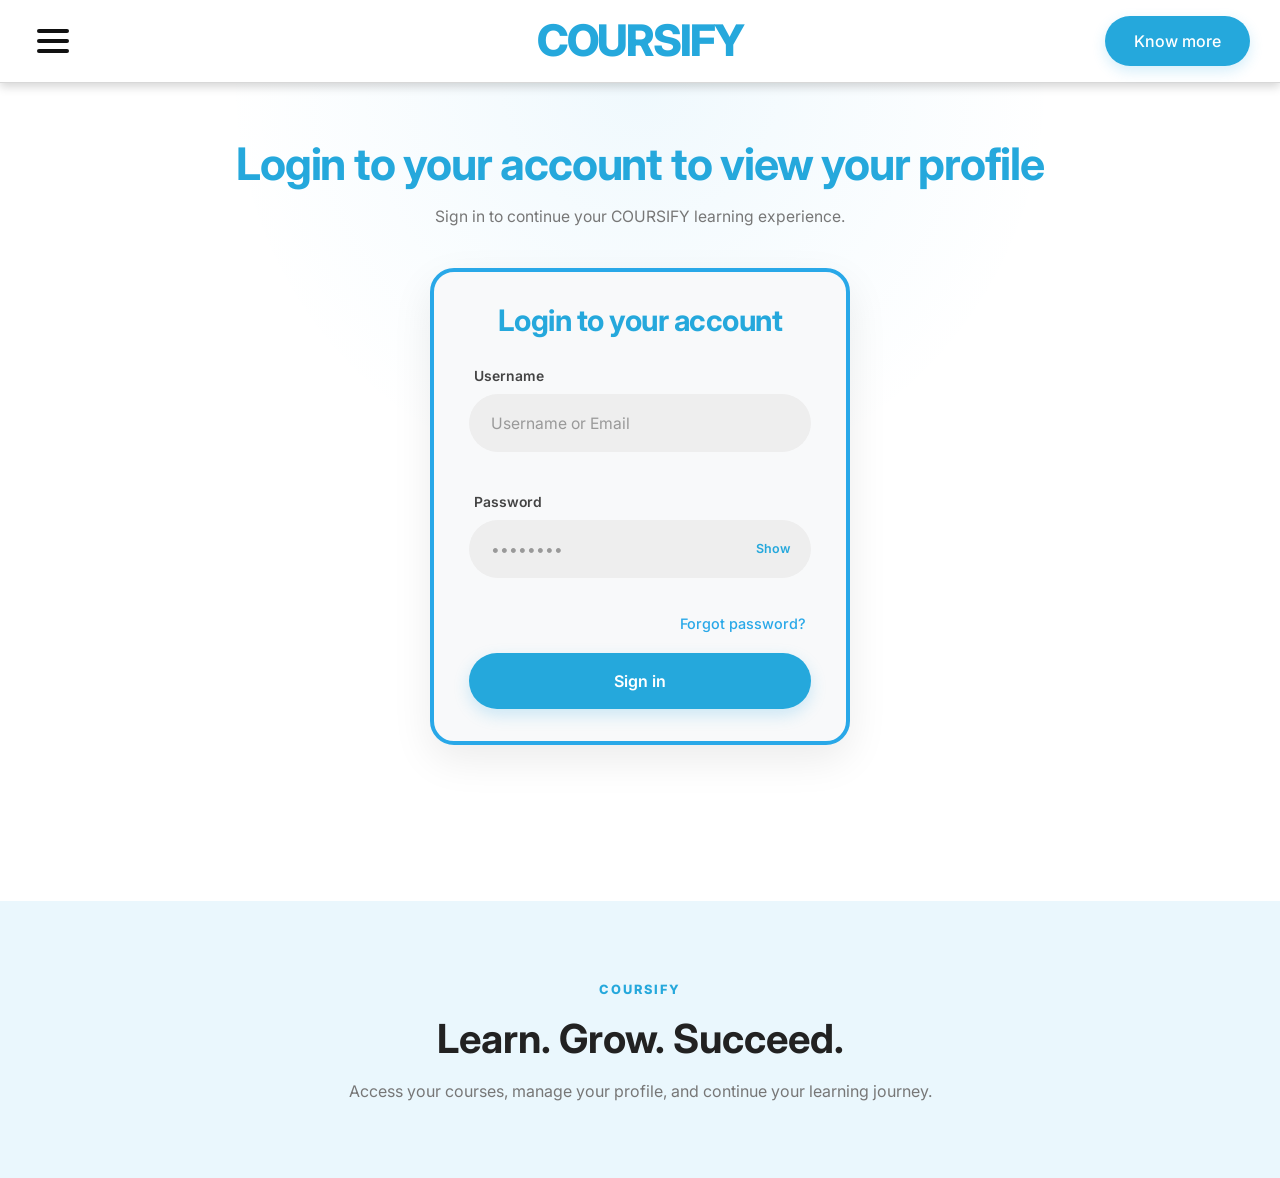
<file: frontend/login/login.html>
<!DOCTYPE html>
<html lang="en">
<head>
    <meta charset="UTF-8">
    <meta name="viewport" content="width=device-width, initial-scale=1.0">

    <title>COURSIFY | Login</title>
    <meta
        name="description"
        content="Login to your COURSIFY account to view your profile."
    >

    <!-- Google Font -->
    <link rel="preconnect" href="https://fonts.googleapis.com">
    <link rel="preconnect" href="https://fonts.gstatic.com" crossorigin>
    <link
        href="https://fonts.googleapis.com/css2?family=Inter:wght@400;500;600;700;800&display=swap"
        rel="stylesheet"
    >

    <!-- CSS -->
    <link rel="stylesheet" href="styles.css">
</head>

<body>

    <!-- =========================
         Header
    ========================== -->
    <header class="site-header">

        <div class="header-content">

            <!-- Hamburger Menu -->
            <button
                type="button"
                class="menu-button"
                id="menuButton"
                aria-label="Open navigation menu"
                aria-expanded="false"
            >
                <span></span>
                <span></span>
                <span></span>
            </button>


            <!-- Brand -->
            <a href="login.html" class="brand">
                COURSIFY
            </a>


            <!-- Know More -->
            <button
                type="button"
                class="know-more-button"
                id="knowMoreButton"
            >
                Know more
            </button>

        </div>


        <!-- Mobile Navigation -->
        <nav
            class="mobile-menu"
            id="mobileMenu"
            aria-hidden="true"
        >
            <a href="../home-page/index.html">Home</a>
            <a href="../sign-up/sign-up.html" target="_blank">Sign Up</a>
            <a href="#about">About</a>
        </nav>

    </header>


    <!-- =========================
         Main Content
    ========================== -->
    <main class="main-content">

        <section class="login-section">

            <!-- Page Heading -->
            <h1>
                Login to your account
                <span>to view your profile</span>
            </h1>


            <!-- Supporting Text -->
            <p class="intro-text">
                Sign in to continue your COURSIFY learning experience.
            </p>


            <!-- =========================
                 Login Card
            ========================== -->
            <div class="login-card">

                <h2>Login to your account</h2>


                <form
                    id="loginForm"
                    novalidate
                >

                    <!-- Username -->
                    <div class="form-group">

                        <label for="username">
                            Username
                        </label>

                        <input
                            type="text"
                            id="username"
                            name="username"
                            placeholder="Username or Email"
                            autocomplete="username"
                            required
                        >

                        <small
                            class="field-error"
                            id="usernameError"
                        ></small>

                    </div>


                    <!-- Password -->
                    <div class="form-group">

                        <label for="password">
                            Password
                        </label>

                        <div class="password-wrapper">

                            <input
                                type="password"
                                id="password"
                                name="password"
                                placeholder="••••••••"
                                autocomplete="current-password"
                                required
                            >

                            <button
                                type="button"
                                class="password-toggle"
                                id="passwordToggle"
                                aria-label="Show password"
                            >
                                Show
                            </button>

                        </div>

                        <small
                            class="field-error"
                            id="passwordError"
                        ></small>

                    </div>


                    <!-- API Error -->
                    <div
                        class="login-alert"
                        id="loginAlert"
                        role="alert"
                        aria-live="polite"
                    ></div>

                    <!-- Forgot Password -->
                    <a href="../forgot-password-page/forgot-password.html" class="forgot-password">
                        Forgot password?
                    </a>
                    <!-- Sign In -->
                    <button
                        type="submit"
                        class="signin-button"
                        id="signinButton"
                    >

                        <span id="buttonText">
                            Sign in
                        </span>

                        <span
                            class="loading-spinner"
                            id="loadingSpinner"
                            aria-hidden="true"
                        ></span>

                    </button>

                </form>

            </div>

        </section>

    </main>


    <!-- =========================
         About Section
    ========================== -->
    <section
        class="about-section"
        id="about"
    >

        <div class="about-content">

            <span class="section-label">
                COURSIFY
            </span>

            <h2>
                Learn. Grow. Succeed.
            </h2>

            <p>
                Access your courses, manage your profile,
                and continue your learning journey.
            </p>

        </div>

    </section>


    <!-- JavaScript -->
    <script src="script.js"></script>

</body>
</html>
</file>
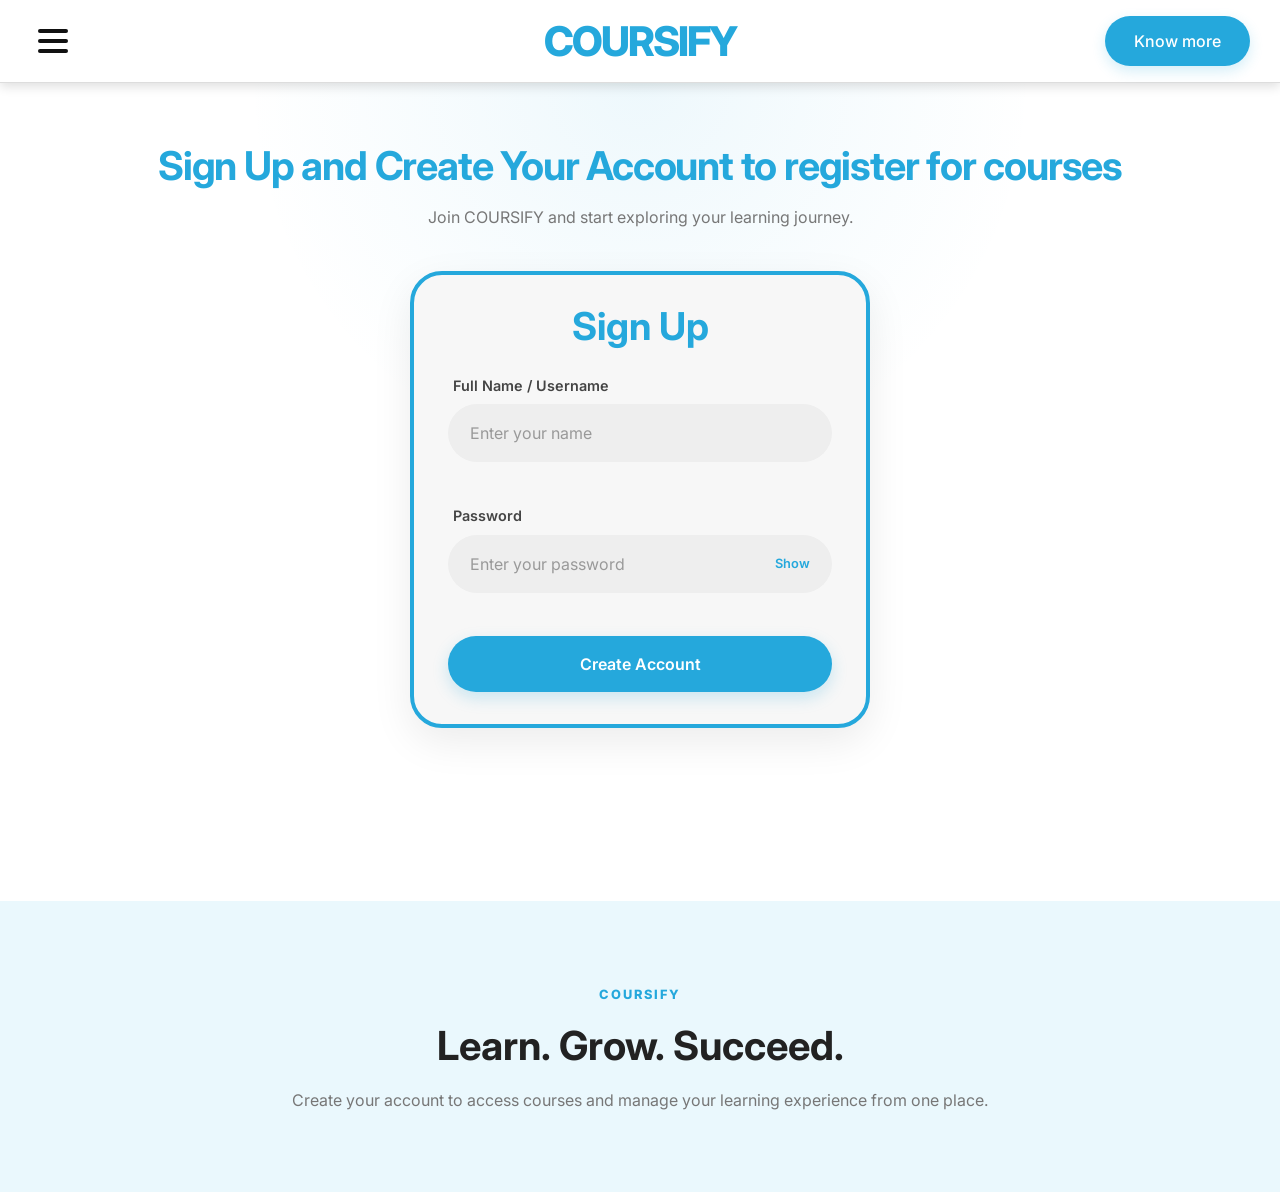
<file: frontend/sign-up/sign-up.html>
<!DOCTYPE html>
<html lang="en">
<head>
    <meta charset="UTF-8">
    <meta name="viewport" content="width=device-width, initial-scale=1.0">

    <title>COURSIFY | Sign Up</title>
    <meta
        name="description"
        content="Create your COURSIFY account and register for online courses."
    >

    <!-- Google Font -->
    <link rel="preconnect" href="https://fonts.googleapis.com">
    <link rel="preconnect" href="https://fonts.gstatic.com" crossorigin>
    <link
        href="https://fonts.googleapis.com/css2?family=Inter:wght@400;500;600;700;800&display=swap"
        rel="stylesheet"
    >

    <!-- Styles -->
    <link rel="stylesheet" href="sign-up-styles.css">
</head>

<body>

    <!-- =========================
         Header
    ========================== -->
    <header class="site-header">
        <div class="header-content">

            <!-- Hamburger -->
            <button
                class="menu-button"
                id="menuButton"
                type="button"
                aria-label="Open navigation menu"
                aria-expanded="false"
            >
                <span></span>
                <span></span>
                <span></span>
            </button>

            <!-- Brand -->
            <a href="sign-up.html" class="brand" aria-label="COURSIFY home">
                COURSIFY
            </a>

            <!-- Know More -->
            <button class="know-more-button" type="button" id="knowMoreButton">
                Know more
            </button>

        </div>

        <!-- Optional mobile menu -->
        <nav class="mobile-menu" id="mobileMenu" aria-hidden="true">
            <a href="../home-page/index.html">Home</a>
            <a href="#signup">Sign Up</a>
            <a href="#about">About</a>
        </nav>
    </header>


    <!-- =========================
         Main Content
    ========================== -->
    <main class="main-content" id="signup">

        <section class="signup-section">

            <h1>
                Sign Up and Create Your Account
                <span>to register for courses</span>
            </h1>

            <p class="intro-text">
                Join COURSIFY and start exploring your learning journey.
            </p>


            <!-- =========================
                 Sign-up Card
            ========================== -->
            <div class="signup-card" id="signupCard">

                <!-- Form State -->
                <div id="formState">

                    <h2>Sign Up</h2>

                    <form id="signupForm" novalidate>

                        <!-- Username -->
                        <div class="form-group">

                            <label for="username">
                                Full Name / Username
                            </label>

                            <input
                                type="text"
                                id="username"
                                name="username"
                                placeholder="Enter your name"
                                autocomplete="username"
                                minlength="3"
                                required
                            >

                            <small class="field-error" id="usernameError"></small>

                        </div>


                        <!-- Password -->
                        <div class="form-group">

                            <label for="password">
                                Password
                            </label>

                            <div class="password-wrapper">

                                <input
                                    type="password"
                                    id="password"
                                    name="password"
                                    placeholder="Enter your password"
                                    autocomplete="new-password"
                                    minlength="6"
                                    required
                                >

                                <button
                                    type="button"
                                    class="password-toggle"
                                    id="passwordToggle"
                                    aria-label="Show password"
                                >
                                    Show
                                </button>

                            </div>

                            <small class="field-error" id="passwordError"></small>

                        </div>


                        <!-- General Error -->
                        <div
                            class="form-message error-message"
                            id="errorMessage"
                            role="alert"
                            aria-live="polite"
                        ></div>


                        <!-- Submit -->
                        <button
                            type="submit"
                            class="create-account-button"
                            id="createAccountButton"
                        >
                            <span id="buttonText">Create Account</span>

                            <span
                                class="loading-spinner"
                                id="loadingSpinner"
                                aria-hidden="true"
                            ></span>
                        </button>

                    </form>

                </div>


                <!-- =========================
                     Success State
                ========================== -->
                <div
                    class="success-state"
                    id="successState"
                    aria-live="polite"
                    hidden
                >

                    <div class="success-icon" aria-hidden="true">
                        ✓
                    </div>

                    <h2>Account Created!</h2>

                    <p>
                        Successfully created your account!
                    </p>

                    <a href="../login/login.html" class="login-button">
                        Login
                    </a>

                </div>

            </div>

        </section>

    </main>


    <!-- =========================
         About Section
    ========================== -->
    <section class="about-section" id="about">

        <div class="about-content">

            <span class="section-label">COURSIFY</span>

            <h2>
                Learn. Grow. Succeed.
            </h2>

            <p>
                Create your account to access courses and manage
                your learning experience from one place.
            </p>

        </div>

    </section>


    <!-- JavaScript -->
    <script src="scripts.js"></script>

</body>
</html>
</file>
<file: frontend/home-page/index-styles.css>
/* =========================================================
   COURSIFY - Home Page Styles
   ========================================================= */

:root {
    --color-primary:#25a8dc;
    --color-primary-dark: #168fc2;
    --color-primary-light: #eff6ff;


    --color-text: #0f172a;
    --color-text-muted: #64748b;

    --color-border: #e2e8f0;
    --color-bg: #ffffff;
    --color-bg-soft: #f8fafc;

    --radius-sm: 8px;
    --radius-md: 14px;
    --radius-lg: 20px;

    --shadow-sm: 0 1px 2px rgba(15, 23, 42, 0.06);
    --shadow-md: 0 8px 24px rgba(15, 23, 42, 0.08);

    --max-width: 1120px;
}

* {
    box-sizing: border-box;
}

body {
    margin: 0;
    font-family: 'Inter', system-ui, sans-serif;
    color: var(--color-text);
    background-color: var(--color-bg);
    line-height: 1.5;
}

a {
    text-decoration: none;
    color: inherit;
}

img, svg {
    display: block;
}


/* =========================================================
   Header
   ========================================================= */

.site-header {
    position: sticky;
    top: 0;
    z-index: 50;
    background-color: rgba(255, 255, 255, 0.9);
    backdrop-filter: blur(8px);
    border-bottom: 1px solid var(--color-border);
}

.header-content {
    max-width: var(--max-width);
    margin: 0 auto;
    padding: 16px 24px;
    display: flex;
    align-items: center;
    justify-content: space-between;
    gap: 16px;
}

.brand {
    font-weight: 800;
    font-size: 1.25rem;
    letter-spacing: -0.02em;
    color: var(--color-primary-dark);
}

/* Hamburger (mobile only) */
.menu-button {
    display: none;
    flex-direction: column;
    justify-content: center;
    gap: 4px;
    width: 36px;
    height: 36px;
    background: none;
    border: none;
    cursor: pointer;
    padding: 0;
}

.menu-button span {
    display: block;
    height: 2px;
    width: 100%;
    background-color: var(--color-text);
    border-radius: 2px;
    transition: transform 0.2s ease, opacity 0.2s ease;
}

.menu-button.active span:nth-child(1) {
    transform: translateY(6px) rotate(45deg);
}

.menu-button.active span:nth-child(2) {
    opacity: 0;
}

.menu-button.active span:nth-child(3) {
    transform: translateY(-6px) rotate(-45deg);
}

/* Auth actions (desktop) */
.auth-actions {
    display: flex;
    align-items: center;
    gap: 20px;
}

.login-link {
    font-weight: 600;
    font-size: 0.95rem;
    color: var(--color-primary-dark);
    transition: color 0.15s ease;
}

.login-link:hover {
    color: var(--color-primary);
}

.signup-button {
    background-color: var(--color-primary-dark);
    color: #ffffff;
    font-weight: 600;
    font-size: 0.95rem;
    padding: 10px 20px;
    border-radius: var(--radius-sm);
    transition: background-color 0.15s ease, transform 0.15s ease;
}

.signup-button:hover {
    background-color: var(--color-primary);
    transform: translateY(-1px);
}

/* Mobile menu */
.mobile-menu {
    display: none;
    flex-direction: column;
    padding: 8px 24px 20px;
    border-top: 1px solid var(--color-border);
}

.mobile-menu.open {
    display: flex;
}

.mobile-menu a {
    padding: 12px 0;
    font-weight: 500;
    color: var(--color-text);
    border-bottom: 1px solid var(--color-border);
}

.mobile-menu a:last-child {
    border-bottom: none;
}


/* =========================================================
   Hero Section
   ========================================================= */

.main-content {
    max-width: var(--max-width);
    margin: 0 auto;
    padding: 0 24px;
}

.hero-section {
    max-width: 720px;
    margin: 88px auto 96px;
    text-align: center;
}

.hero-badge {
    display: inline-block;
    background-color: var(--color-primary-light);
    color: var(--color-primary-dark);
    font-weight: 600;
    font-size: 0.8rem;
    letter-spacing: 0.02em;
    text-transform: uppercase;
    padding: 6px 14px;
    border-radius: 999px;
    margin-bottom: 24px;
}

.hero-section h1 {
    font-size: clamp(2.2rem, 4vw, 3.25rem);
    font-weight: 800;
    letter-spacing: -0.03em;
    line-height: 1.15;
    margin: 0 0 20px;
    color: var(--color-text);
}

.hero-section h1 span {
    display: block;
    color: var(--color-primary-dark);
}

.hero-text {
    color: var(--color-text-muted);
    font-size: 1.05rem;
    max-width: 560px;
    margin: 0 auto 36px;
}

.hero-actions {
    display: flex;
    align-items: center;
    justify-content: center;
    gap: 16px;
    flex-wrap: wrap;
}

.primary-button {
    background-color: var(--color-primary-dark);
    color: #ffffff;
    font-weight: 600;
    font-size: 1rem;
    padding: 13px 28px;
    border-radius: var(--radius-sm);
    box-shadow: var(--shadow-sm);
    transition: background-color 0.15s ease, transform 0.15s ease;
}

.primary-button:hover {
    background-color: var(--color-primary);
    transform: translateY(-1px);
}

.secondary-button {
    font-weight: 600;
    font-size: 1rem;
    color: var(--color-text);
    padding: 13px 20px;
    border-radius: var(--radius-sm);
    border: 1px solid var(--color-border);
    transition: border-color 0.15s ease, background-color 0.15s ease;
}

.secondary-button:hover {
    border-color: var(--color-primary);
    background-color: var(--color-primary-light);
}


/* =========================================================
   Feature Cards
   ========================================================= */

.features-section {
    display: grid;
    grid-template-columns: repeat(3, 1fr);
    gap: 24px;
    margin-bottom: 96px;
}

.feature-card {
    background-color: var(--color-bg-soft);
    border: 1px solid var(--color-border);
    border-radius: var(--radius-lg);
    padding: 28px;
    transition: box-shadow 0.2s ease, transform 0.2s ease;
}

.feature-card:hover {
    box-shadow: var(--shadow-md);
    transform: translateY(-2px);
}

.feature-icon {
    display: inline-flex;
    align-items: center;
    justify-content: center;
    width: 40px;
    height: 40px;
    border-radius: var(--radius-sm);
    background-color: var(--color-primary-light);
    color: var(--color-primary-dark);
    font-weight: 700;
    font-size: 0.9rem;
    margin-bottom: 16px;
}

.feature-card h3 {
    margin: 0 0 10px;
    font-size: 1.1rem;
    font-weight: 700;
}

.feature-card p {
    margin: 0;
    color: var(--color-text-muted);
    font-size: 0.95rem;
}


/* =========================================================
   About Section
   ========================================================= */

.about-section {
    background-color: var(--color-primary);
    padding: 80px 24px;
}

.about-content {
    max-width: 640px;
    margin: 0 auto;
    text-align: center;
    color: #ffffff;
}

.section-label {
    display: inline-block;
    font-weight: 700;
    font-size: 0.8rem;
    letter-spacing: 0.08em;
    text-transform: uppercase;
    color: rgba(255, 255, 255, 0.75);
    margin-bottom: 16px;
}

.about-content h2 {
    font-size: 2rem;
    font-weight: 800;
    letter-spacing: -0.02em;
    margin: 0 0 16px;
}

.about-content p {
    color: rgba(255, 255, 255, 0.85);
    font-size: 1.05rem;
    margin: 0;
}


/* =========================================================
   Footer
   ========================================================= */

.site-footer {
    padding: 32px 24px;
    border-top: 1px solid var(--color-border);
}

.footer-content {
    max-width: var(--max-width);
    margin: 0 auto;
    display: flex;
    align-items: center;
    justify-content: space-between;
    flex-wrap: wrap;
    gap: 16px;
}

.footer-brand {
    font-weight: 700;
    color: var(--color-text-muted);
    font-size: 0.9rem;
}

.github-link {
    display: flex;
    align-items: center;
    gap: 8px;
    color: var(--color-text);
    font-weight: 600;
    font-size: 0.9rem;
    transition: color 0.15s ease;
}

.github-link:hover {
    color: var(--color-primary);
}

.github-icon {
    width: 20px;
    height: 20px;
    fill: currentColor;
}


/* =========================================================
   Responsive
   ========================================================= */

@media (max-width: 860px) {

    .features-section {
        grid-template-columns: 1fr;
    }
}

@media (max-width: 640px) {

    .menu-button {
        display: flex;
    }

    .brand {
        margin: 0 auto;
    }

    .auth-actions {
        gap: 12px;
    }

    .signup-button {
        padding: 8px 16px;
        font-size: 0.9rem;
    }

    .login-link {
        font-size: 0.9rem;
    }

    .hero-section {
        margin: 56px auto 64px;
    }

    .footer-content {
        flex-direction: column;
        text-align: center;
    }
}
</file>
<file: frontend/admin-pages/admin-home.css>
/* =========================================
   COURSIFY ADMIN HOME
   Uses the Admin Portal orange design system
   ========================================= */

:root {
  --orange: #F38F42;
  --orange-dark: #B25916;
  --orange-light: #FCE9DA;
  --orange-pale: #FFF7F1;

  --page-bg: #FFFFFF;
  --text: #333333;
  --text-muted: #777777;
  --danger: #C74747;
  --success: #267A50;

  --font-family: "Segoe UI", Inter, system-ui, sans-serif;

  --card-radius: 24px;
  --button-radius: 999px;

  --card-shadow:
    0 14px 36px rgba(178, 89, 22, 0.075),
    0 3px 12px rgba(243, 143, 66, 0.07);
  --button-shadow: 0 5px 12px rgba(178, 89, 22, 0.16);
  --transition: 180ms ease;
}

* { box-sizing: border-box; }

html { min-height: 100%; scroll-behavior: smooth; scroll-padding-top: 96px; }

body {
  min-width: 320px;
  min-height: 100vh;
  margin: 0;
  font-family: var(--font-family);
  font-size: 15px;
  line-height: 1.6;
  color: var(--text);
  background:
    radial-gradient(
      ellipse at 50% 18%,
      rgba(252, 233, 218, 0.58) 0%,
      rgba(255, 247, 241, 0.40) 28%,
      rgba(255, 255, 255, 0) 66%
    ),
    var(--page-bg);
  -webkit-font-smoothing: antialiased;
  text-rendering: optimizeLegibility;
}

button { font: inherit; cursor: pointer; }
a { color: inherit; text-decoration: none; }
[hidden] { display: none !important; }

button:focus-visible,
a:focus-visible {
  outline: 3px solid rgba(243, 143, 66, 0.38);
  outline-offset: 4px;
}

h1, h2, h3, p { margin-top: 0; }
h1, h2, h3 { line-height: 1.25; }

h1, h2 {
  color: var(--orange);
  font-weight: 800;
  letter-spacing: -0.7px;
}

h1 { margin-bottom: 16px; font-size: clamp(30px, 4.4vw, 48px); }
h2 { margin-bottom: 8px; font-size: clamp(22px, 2.6vw, 28px); }
h3 { margin-bottom: 8px; color: var(--text); font-size: 16px; font-weight: 750; }

.eyebrow {
  margin-bottom: 12px;
  color: var(--orange-dark);
  font-size: 11px;
  font-weight: 800;
  letter-spacing: 2px;
}

.hero-subtitle {
  max-width: 620px;
  color: var(--text-muted);
  font-size: 15px;
  line-height: 1.8;
}

/* ---------- Navbar ---------- */

.top-navbar {
  position: sticky;
  top: 0;
  z-index: 20;
  display: grid;
  grid-template-columns: 1fr auto 1fr;
  align-items: center;
  gap: 18px;
  min-height: 78px;
  padding: 12px clamp(20px, 5vw, 76px);
  background: rgba(255, 255, 255, 0.97);
  border-bottom: 1px solid rgba(243, 143, 66, 0.10);
  box-shadow: 0 4px 18px rgba(36, 29, 24, 0.055);
}

.brand-block {
  justify-self: center;
  display: flex;
  align-items: center;
  gap: 9px;
}

.brand-logo {
  color: var(--orange);
  font-size: 25px;
  font-weight: 900;
  letter-spacing: 2px;
  line-height: 1.2;
  text-transform: uppercase;
}

.admin-pill {
  padding: 3px 10px;
  color: var(--orange-dark);
  background: var(--orange-light);
  border: 1px solid rgba(243, 143, 66, 0.35);
  border-radius: var(--button-radius);
  font-size: 10px;
  font-weight: 800;
  letter-spacing: 1px;
  text-transform: uppercase;
}

.icon-button {
  display: inline-flex;
  flex-direction: column;
  align-items: flex-start;
  justify-content: center;
  gap: 5px;
  width: 42px;
  height: 42px;
  padding: 10px;
  border: 0;
  border-radius: 50%;
  background: transparent;
  transition: background var(--transition);
}

.icon-button:hover { background: var(--orange-light); }

.menu-button span {
  display: block;
  width: 21px;
  height: 2px;
  border-radius: 10px;
  background: var(--orange);
  transition: transform var(--transition), opacity var(--transition), width var(--transition);
}

.menu-button span:nth-child(2) { width: 16px; }

/* Hamburger -> X */
.menu-button.is-open span:nth-child(1) { transform: translateY(7px) rotate(45deg); }
.menu-button.is-open span:nth-child(2) { opacity: 0; }
.menu-button.is-open span:nth-child(3) { transform: translateY(-7px) rotate(-45deg); }

.navbar-action {
  justify-self: end;
  display: inline-flex;
  align-items: center;
  justify-content: center;
  min-height: 42px;
  padding: 9px 22px;
  color: #FFFFFF;
  background: var(--orange);
  border: 2px solid var(--orange);
  border-radius: var(--button-radius);
  font-size: 13px;
  font-weight: 750;
  white-space: nowrap;
  transition: background var(--transition), border-color var(--transition), transform var(--transition);
}

.navbar-action:hover {
  background: var(--orange-dark);
  border-color: var(--orange-dark);
  transform: translateY(-1px);
}

/* Dropdown menu */
.mobile-menu {
  position: absolute;
  top: calc(100% + 8px);
  left: clamp(14px, 4vw, 70px);
  display: flex;
  flex-direction: column;
  min-width: 260px;
  padding: 10px;
  background: #FFFFFF;
  border: 2px solid var(--orange);
  border-radius: 20px;
  box-shadow: var(--card-shadow);
}

.mobile-menu a {
  padding: 11px 16px;
  border-radius: 14px;
  color: var(--text);
  font-size: 14px;
  font-weight: 650;
  transition: background var(--transition), color var(--transition);
}

.mobile-menu a:hover,
.mobile-menu a:focus-visible {
  color: var(--orange-dark);
  background: var(--orange-light);
}

/* ---------- Layout ---------- */

.home-main {
  width: 100%;
  max-width: 1160px;
  margin: 0 auto;
  padding: 24px 24px 24px;
}

.hero {
  display: grid;
  grid-template-columns: minmax(0, 1.1fr) minmax(300px, 0.9fr);
  align-items: center;
  gap: clamp(28px, 5vw, 64px);
  padding: 56px 0 72px;
}

.hero-copy .hero-subtitle { margin-bottom: 30px; }

.cta-row {
  display: flex;
  flex-wrap: wrap;
  gap: 14px;
}

/* ---------- Buttons ---------- */

.primary-button,
.outline-button {
  display: inline-flex;
  align-items: center;
  justify-content: center;
  min-height: 52px;
  padding: 13px 28px;
  border: 2px solid var(--orange);
  border-radius: var(--button-radius);
  font-size: 14px;
  font-weight: 800;
  text-align: center;
  transition:
    background var(--transition),
    border-color var(--transition),
    color var(--transition),
    box-shadow var(--transition),
    transform var(--transition);
}

.primary-button {
  color: #FFFFFF;
  background: var(--orange);
  box-shadow: var(--button-shadow);
}

.primary-button:hover {
  background: var(--orange-dark);
  border-color: var(--orange-dark);
  box-shadow: 0 7px 18px rgba(178, 89, 22, 0.22);
  transform: translateY(-1px);
}

.outline-button {
  color: var(--orange-dark);
  background: #FFFFFF;
}

.outline-button:hover {
  background: var(--orange-light);
  transform: translateY(-1px);
}

.text-link {
  display: inline-block;
  color: var(--orange-dark);
  font-size: 14px;
  font-weight: 800;
}

.text-link:hover { color: var(--orange); }

/* ---------- Cards ---------- */

.preview-card,
.feature-card,
.course-card,
.step-card {
  background: var(--page-bg);
  border: 2px solid var(--orange);
  border-radius: var(--card-radius);
  box-shadow: var(--card-shadow);
}

.preview-card { padding: 28px; }

.preview-head {
  display: flex;
  align-items: center;
  gap: 14px;
  margin-bottom: 22px;
}

.preview-head h2 { margin-bottom: 4px; font-size: 20px; }
.preview-head p { margin: 0; color: var(--text-muted); font-size: 12px; }

.panel-icon {
  display: flex;
  flex: 0 0 47px;
  align-items: center;
  justify-content: center;
  width: 47px;
  height: 47px;
  color: var(--orange-dark);
  background: var(--orange-light);
  border: 1px solid rgba(243, 143, 66, 0.2);
  border-radius: 16px;
  font-size: 24px;
  font-weight: 700;
}

.stat-total {
  display: flex;
  flex-direction: column;
  gap: 2px;
  margin-bottom: 16px;
  padding: 18px 20px;
  background: var(--orange-pale);
  border: 1px dashed #EDC5A8;
  border-radius: 20px;
}

.stat-number {
  color: var(--orange);
  font-size: 44px;
  font-weight: 900;
  line-height: 1.1;
}

.stat-number.small { font-size: 26px; }

.stat-label {
  color: var(--text-muted);
  font-size: 12px;
  font-weight: 650;
}

.stat-grid {
  display: grid;
  grid-template-columns: repeat(3, 1fr);
  gap: 10px;
  margin-bottom: 18px;
}

.stat-box {
  display: flex;
  flex-direction: column;
  padding: 12px 14px;
  background: #FFFFFF;
  border: 1px solid #F0D6C3;
  border-radius: 18px;
}

/* ---------- Sections ---------- */

.section { padding: 28px 0 56px; }

.section-heading {
  margin: 0 auto 32px;
  text-align: center;
}

.section-heading .hero-subtitle { margin: 0 auto; }

.card-grid {
  display: grid;
  grid-template-columns: repeat(3, minmax(0, 1fr));
  gap: 22px;
}

.card-grid.four { grid-template-columns: repeat(auto-fit, minmax(230px, 1fr)); }

.feature-card { padding: 28px; transition: transform var(--transition), box-shadow var(--transition); }
.feature-card:hover { transform: translateY(-3px); }
.feature-card .panel-icon { margin-bottom: 18px; }
.feature-card p { margin: 0; color: var(--text-muted); font-size: 13px; line-height: 1.8; }

.course-card { display: flex; flex-direction: column; gap: 14px; padding: 22px; }

.course-icon {
  display: flex;
  align-items: center;
  justify-content: center;
  width: 44px;
  height: 44px;
  color: var(--orange-dark);
  background: var(--orange-light);
  border: 1px solid rgba(243, 143, 66, 0.18);
  border-radius: 15px;
  font-size: 18px;
  font-weight: 850;
}

.course-name {
  margin: 0;
  font-size: 15px;
  font-weight: 800;
  overflow-wrap: anywhere;
}

.course-meta {
  display: flex;
  flex-wrap: wrap;
  align-items: center;
  gap: 8px;
  margin: 0;
  color: var(--text-muted);
  font-size: 12px;
}

.course-type-badge {
  padding: 3px 11px;
  color: var(--orange-dark);
  background: var(--orange-light);
  border-radius: var(--button-radius);
  font-size: 10px;
  font-weight: 800;
}

.section-action { margin-top: 30px; text-align: center; }
.primary-button.inline { display: inline-flex; }

/* Empty / fallback */
.empty-state {
  padding: 36px 18px;
  text-align: center;
  background: var(--orange-pale);
  border: 1px dashed #EDC5A8;
  border-radius: 20px;
}

.empty-state.wide { grid-column: 1 / -1; }

.empty-state-icon {
  display: flex;
  align-items: center;
  justify-content: center;
  width: 54px;
  height: 54px;
  margin: 0 auto 16px;
  color: var(--orange-dark);
  background: #FFFFFF;
  border: 1px solid #F1D4BF;
  border-radius: 18px;
  font-size: 27px;
}

.empty-state p {
  max-width: 340px;
  margin: 0 auto;
  color: var(--text-muted);
  font-size: 12px;
  line-height: 1.8;
}

/* Messages */
.form-message {
  margin: 0 0 14px;
  color: var(--text-muted);
  font-size: 12px;
  line-height: 1.6;
}

.form-message.center { text-align: center; }
.form-message:empty { display: none; }
.form-message.is-error { color: var(--danger); }
.form-message.is-success { color: var(--success); }
.form-message.is-info { color: var(--orange-dark); }

/* Steps */
.steps {
  display: flex;
  align-items: stretch;
  justify-content: center;
  gap: 14px;
  margin: 0;
  padding: 0;
  list-style: none;
}

.step-card { flex: 1; max-width: 300px; padding: 26px 24px; text-align: center; }
.step-card p { margin: 0; color: var(--text-muted); font-size: 13px; line-height: 1.8; }

.step-number {
  display: flex;
  align-items: center;
  justify-content: center;
  width: 44px;
  height: 44px;
  margin: 0 auto 14px;
  color: #FFFFFF;
  background: var(--orange);
  border-radius: 50%;
  font-size: 18px;
  font-weight: 800;
}

.step-arrow {
  align-self: center;
  color: var(--orange);
  font-size: 26px;
  font-weight: 800;
}

/* About */
.about {
  padding: 52px clamp(20px, 5vw, 64px);
  text-align: center;
  background: var(--orange-pale);
  border: 1px solid #F3D9C6;
  border-radius: 32px;
}

.about .hero-subtitle { margin: 0 auto; }
.about h2 { margin-bottom: 4px; }
.about-sub { margin-bottom: 14px; color: var(--orange-dark); font-size: 13px; font-weight: 750; }

.brand-mark {
  display: flex;
  align-items: center;
  justify-content: center;
  width: 56px;
  height: 56px;
  margin: 0 auto 16px;
  color: var(--orange);
  background: var(--orange-light);
  border: 1px solid rgba(243, 143, 66, 0.2);
  border-radius: 19px;
  font-size: 29px;
  font-weight: 900;
}

.page-footer {
  margin: 34px auto 0;
  color: #969696;
  font-size: 11px;
  text-align: center;
}

/* ---------- Responsive ---------- */

@media (max-width: 900px) {
  .hero { grid-template-columns: 1fr; padding: 40px 0 52px; }
  .card-grid { grid-template-columns: 1fr; }
  .card-grid.four { grid-template-columns: repeat(auto-fit, minmax(220px, 1fr)); }
  .steps { flex-direction: column; align-items: center; }
  .step-card { width: 100%; max-width: 420px; }
  .step-arrow { transform: rotate(90deg); }
}

@media (max-width: 600px) {
  .top-navbar {
    grid-template-columns: 40px 1fr auto;
    gap: 10px;
    min-height: 68px;
    padding: 10px 15px;
  }

  .brand-logo { font-size: 19px; letter-spacing: 1.4px; }
  .admin-pill { font-size: 9px; padding: 2px 8px; }
  .icon-button { width: 38px; height: 38px; }
  .navbar-action { min-height: 37px; padding: 7px 12px; font-size: 11px; }

  .home-main { padding: 12px 17px 20px; }
  .mobile-menu { left: 12px; right: 12px; min-width: 0; }
  .cta-row .primary-button,
  .cta-row .outline-button { width: 100%; }
  .preview-card { padding: 22px 18px; }
  .stat-number { font-size: 38px; }
  .stat-number.small { font-size: 22px; }
  .about { border-radius: 24px; }
}

@media (max-width: 380px) {
  .brand-block { flex-direction: column; gap: 2px; }
}

@media (prefers-reduced-motion: reduce) {
  *, *::before, *::after {
    scroll-behavior: auto !important;
    transition-duration: 0.01ms !important;
    animation-duration: 0.01ms !important;
  }
}
</file>
<file: frontend/admin-pages/Forgot.css>
/* =========================================
   COURSIFY FORGOT PASSWORD: ADMIN
   Shared design system
   ========================================= */

:root {
  --orange: #F38F42;
  --orange-dark: #B25916;
  --orange-light: #FCE9DA;
  --orange-pale: #FFF7F1;

  --page-bg: #111111;
  --input-bg: #111111;
  --text: #ebe1e1;
  --text-muted: #777777;
  --border-muted: #E9E9E9;
  --danger: #C74747;
  --success: #267A50;

  --font-family: "Segoe UI", Inter, system-ui, sans-serif;

  --card-radius: 24px;
  --input-radius: 999px;
  --button-radius: 999px;

  --card-shadow:
    0 14px 36px rgba(178, 89, 22, 0.075),
    0 3px 12px rgba(243, 143, 66, 0.07);

  --button-shadow:
    0 5px 12px rgba(178, 89, 22, 0.16);

  --transition: 180ms ease;
}

* {
  box-sizing: border-box;
}

html {
  min-height: 100%;
  scroll-behavior: smooth;
}


body {
  min-height: 100vh;
  margin: 0;
  font-family: var(--font-family);
  font-size: 15px;
  line-height: 1.6;
  color: var(--text);
  background:var(--page-bg);
  -webkit-font-smoothing: antialiased;
  text-rendering: optimizeLegibility;
}

button,
input,
select,
textarea {
  font: inherit;
}

button,
a,
input,
select {
  -webkit-tap-highlight-color: transparent;
}

button {
  cursor: pointer;
}

a {
  color: inherit;
  text-decoration: none;
}
</file>
<file: frontend/coursify_frontend/styles.css>
:root{
    --primary:#2563eb;
    --primary-hover:#1d4ed8;
    --primary-light:#eff6ff;
    --navy:#0f2942;
    --navy-light:#1a3655;
    --bg-soft:#f4f8fc;
    --white:#fff;
    --text-main:#1e293b;
    --text-muted:#64748b;
    --sidebar-text:#94a3b8;
    --success:#15803d;
    --success-bg:#ecfdf3;
    --error:#b91c1c;
    --error-bg:#fef2f2;
    --shadow-sm:0 2px 4px rgba(0,0,0,.04);
    --shadow-md:0 10px 25px -5px rgba(0,0,0,.08);
    --shadow-lg:0 20px 40px -10px rgba(0,0,0,.12);
    --shadow-btn:0 6px 14px rgba(37,99,235,.25);
    --transition:.25s ease
}

*{
    box-sizing:border-box;
    margin:0;
    padding:0
}

html{
    scroll-behavior:smooth
}

body{
    min-height:100vh;
    font-family:Inter,sans-serif;
    background:var(--bg-soft);
    color:var(--text-main);
    -webkit-font-smoothing:antialiased
}

a{
    text-decoration:none;
    color:inherit
}

button,input,textarea{
    font:inherit
}

button{
    border:0;
    cursor:pointer
}

ul{
    list-style:none
}

.sidebar{
    position:fixed;
    inset:0 auto 0 0;
    width:280px;
    background:var(--navy);
    color:#fff;
    display:flex;
    flex-direction:column;
    overflow-y:auto;
    z-index:20
}

.sidebar-profile{
    padding:2.5rem 1.5rem 2rem;
    text-align:center;
    border-bottom:1px solid rgba(255,255,255,.05);
    margin-bottom:1.5rem
}

.avatar-container{
    width:80px;
    height:80px;
    margin:0 auto 1rem;
    border-radius:50%;
    background:var(--navy-light);
    display:flex;
    align-items:center;
    justify-content:center;
    font-size:2rem;
    color:#fff;
    border:3px solid rgba(255,255,255,.1);
    box-shadow:0 8px 16px rgba(0,0,0,.3)
}

.profile-name{
    font-weight:600;
    font-size:1.1rem;
    margin-bottom:.5rem;
    overflow-wrap:anywhere
}

.edit-profile{
    font-size:.85rem;
    color:var(--sidebar-text);
    transition:color var(--transition)
}

.edit-profile:hover{
    color:var(--primary)
}

.edit-profile i{
    margin-right:4px
}

.nav-section{
    padding:0 1.5rem;
    margin-bottom:2rem
}

.nav-section-title{
    font-size:.75rem;
    text-transform:uppercase;
    letter-spacing:1px;
    color:rgba(255,255,255,.3);
    margin-bottom:1rem;
    font-weight:700
}

.nav-list{
    display:flex;
    flex-direction:column;
    gap:.5rem
}

.nav-item{
    display:flex;
    align-items:center;
    padding:.75rem 1rem;
    border-radius:8px;
    color:var(--sidebar-text);
    font-weight:500;
    font-size:.95rem;
    transition:all var(--transition)
}

.nav-item i{
    width:24px;
    font-size:1.1rem;
    margin-right:12px;
    text-align:center
}

.nav-item:hover,.nav-item.active{
    background:var(--navy-light);
    color:#fff
}

.nav-item.active{
    border-left:4px solid var(--primary);
    border-radius:0 8px 8px 0
}

.main-wrapper,.profile-main{
    min-height:100vh;
    margin-left:280px;
    display:flex;
    flex-direction:column
}

.topbar{
    position:sticky;
    top:0;
    height:80px;
    background:#fff;
    display:flex;
    align-items:center;
    justify-content:space-between;
    padding:0 3rem;
    box-shadow:var(--shadow-sm);
    z-index:10
}

.brand{
    font-size:2rem;
    font-weight:800;
    color:var(--primary);
    letter-spacing:-1px
}

.topbar-actions{
    display:flex;
    align-items:center;
    gap:2rem
}

.icon-btn{
    font-size:1.25rem;
    color:var(--text-muted);
    background:transparent;
    transition:color var(--transition);
}

.icon-btn:hover{
    color:var(--primary)
}

.logout-link{
    font-weight:600;
    font-size:.95rem;
    color:var(--text-muted);
}

.logout-link:hover{
    color:var(--text-main);
}

.btn-pill,.btn-enroll{
    display:inline-flex;
    align-items:center;
    justify-content:center;
    gap:8px;
    background:var(--primary);
    color:#fff;
    padding:.75rem 1.5rem;
    border-radius:999px;
    font-weight:600;
    font-size:.9rem;
    box-shadow:var(--shadow-btn);
    transition:all var(--transition);
}

.btn-pill:hover,.btn-enroll:hover:not(:disabled){
    background:var(--primary-hover);
    transform:translateY(-2px);
    box-shadow:0 8px 18px rgba(37,99,235,.35);
}

.btn-enroll:disabled{
    cursor:default;
    background:var(--success);
    box-shadow:none;
}

.dashboard-content,.profile-content{
    flex:1;
    padding:3rem;
}

.dashboard-view{
    display:none;
}

.dashboard-view.active{
    display:block;
}

.page-title{
    font-size:2.75rem;
    font-weight:800;
    color:var(--navy);
    letter-spacing:-1px;
    margin-bottom:2rem;
    text-align:center;
}

.section-status{
    width:min(100%,1100px);
    margin:0 auto 1.5rem;
    min-height:22px;
    text-align:center;
    color:var(--text-muted);
}

.status-loading{
    color:var(--primary);
}

.status-error{
    color:var(--error);
    background:var(--error-bg);
    border-radius:12px;
    padding:1rem;
}

.status-empty{
    color:var(--text-muted);
    background:#fff;
    border-radius:16px;
    padding:2rem;
    box-shadow:var(--shadow-sm);
}

.course-grid{
    width:min(100%,1180px);
    margin:0 auto;
    display:grid;
    grid-template-columns:repeat(auto-fit,minmax(280px,1fr));
    gap:1.5rem
}

.course-card{
    position:relative;
    background:#fff;
    border-radius:24px;
    box-shadow:var(--shadow-md);
    padding:1.5rem;
    text-align:center;
    border:1px solid rgba(0,0,0,.03);
    transition:transform var(--transition),box-shadow var(--transition);
}

.course-card:hover{
    transform:translateY(-4px);
    box-shadow:var(--shadow-lg);
}

.featured-ribbon{
    display:inline-block;
    background:var(--navy);
    color:#fff;
    padding:.4rem 1.1rem;
    border-radius:999px;
    font-size:.7rem;
    font-weight:700;
    text-transform:uppercase;
    letter-spacing:1px;
    margin-bottom:1rem;
}

.course-image-placeholder{
    width:100%;
    height:170px;
    background:linear-gradient(135deg,#1e3a5f,#0f2942);
    border-radius:16px;
    margin-bottom:1.25rem;
    display:flex;
    align-items:center;
    justify-content:center;
    color:#fff;
    font-size:3rem;
    box-shadow:inset 0 0 20px rgba(0,0,0,.2);
}

.course-title{
    font-size:1.35rem;
    font-weight:700;
    color:var(--navy);
    line-height:1.3;
    margin-bottom:1rem;
}

.course-metadata{
    display:flex;
    align-items:center;
    justify-content:center;
    gap:1rem;
    flex-wrap:wrap;
    margin-bottom:1.25rem;
    font-size:.88rem;
    color:var(--text-muted);
    font-weight:500;
}

.course-type,.duration{
    display:inline-flex;
    align-items:center;
    gap:5px;
}

.enroll-area{
    display:flex;
    flex-direction:column;
    align-items:center;
    gap:.7rem;
}

.enroll-error{
    width:100%;
    color:var(--error);
    background:var(--error-bg);
    border-radius:10px;
    padding:.65rem .8rem;
    font-size:.8rem;
    text-align:left;
}

.empty-state,.about-panel,.profile-card,.form-card{
    width:min(100%,900px);
    margin:0 auto;
    background:#fff;
    border-radius:24px;
    padding:3rem;
    text-align:center;
    box-shadow:var(--shadow-md);
}

.empty-state i{
    font-size:3rem;
    color:var(--primary);
    margin-bottom:1rem;
}

.empty-state h2,.about-panel h2{
    color:var(--navy);
    margin-bottom:.75rem;
}

.empty-state p,.about-panel p{
    color:var(--text-muted);
    margin-bottom:1.5rem;
}

.about-panel{
    margin-top:3rem;
}

.profile-heading{
    color:var(--navy);
    font-size:2.4rem;
    margin-bottom:.5rem;
}

.profile-subheading{
    color:var(--text-muted);
    margin-bottom:2rem;
}

.profile-grid{
    display:grid;
    grid-template-columns:repeat(2,minmax(0,1fr));
    gap:1.25rem;
    text-align:left;
}

.profile-field{
    padding:1.2rem;
    background:var(--bg-soft);
    border-radius:14px;
}

.profile-field.full{
    grid-column:1/-1;
}

.profile-field-label{
    display:block;
    color:var(--text-muted);
    font-size:.8rem;
    font-weight:700;
    text-transform:uppercase;
    letter-spacing:.7px;
    margin-bottom:.4rem;
}

.profile-field-value{
    color:var(--navy);
    font-weight:600;
    overflow-wrap:anywhere;
}

.profile-actions,.form-actions{
    margin-top:2rem;
    display:flex;
    justify-content:center;
    gap:.8rem;
    flex-wrap:wrap;
}

.btn-secondary{
    display:inline-flex;
    align-items:center;
    justify-content:center;
    gap:8px;
    padding:.75rem 1.3rem;
    border-radius:999px;
    background:#e8eef5;
    color:var(--navy);
    font-weight:600;
    transition:all var(--transition);
}

.btn-secondary:hover{
    background:#dce6f0;
    transform:translateY(-2px);
}

.form-card{
    text-align:left;
}

.form-card .profile-heading,.form-card .profile-subheading{
    text-align:center;
}

.form-row{
    display:grid;
    grid-template-columns:repeat(2,minmax(0,1fr));
    gap:1.25rem;
}

.form-group{
    margin-bottom:1.25rem;
}

.form-group label{
    display:block;
    color:var(--navy);
    font-size:.88rem;
    font-weight:700;
    margin-bottom:.5rem;
}

.form-group input,.form-group textarea{
    width:100%;
    border:1px solid #d8e1eb;
    background:#f8fafc;
    color:var(--text-main);
    border-radius:12px;
    padding:.85rem 1rem;
    outline:none;
    transition:border-color var(--transition),box-shadow var(--transition);
}

.form-group input:focus,.form-group textarea:focus{
    border-color:var(--primary);
    box-shadow:0 0 0 4px rgba(37,99,235,.1);
    background:#fff;
}

.form-group textarea{
    min-height:120px;
    resize:vertical;
}

.form-message{
    display:none;
    margin-bottom:1rem;
    padding:.9rem 1rem;
    border-radius:12px;
}

.form-message.show{
    display:block;
}

.form-message.success{
    color:var(--success);
    background:var(--success-bg);
}

.form-message.error{
    color:var(--error);
    background:var(--error-bg);
}

@media(max-width:1000px){
    .sidebar{
        width:230px;
    }
    
    .main-wrapper,.profile-main{
        margin-left:230px
    }
    
    .topbar{
        padding:0 1.5rem;
    }
    
    .dashboard-content,.profile-content{
        padding:2rem 1.5rem;
    }
    
    .topbar-actions{
        gap:1rem;
    }
}

@media(max-width:760px){
    .sidebar{
        position:static;
        width:100%;
        min-height:auto;
    }
    body{
        display:block;
    }
    
    .sidebar-profile{
        padding:1.5rem 1rem;
    }
    
    .nav-section{
        margin-bottom:1rem;
    }
    
    .nav-list{
        display:grid;
        grid-template-columns:repeat(2,minmax(0,1fr));
    }
    
    .main-wrapper,.profile-main{
        margin-left:0;
    }
    
    .topbar{
        height:auto;
        min-height:72px;
        gap:1rem;
        flex-wrap:wrap;
        padding:1rem;
    }
    
    .brand{
        font-size:1.7rem;
    }
    
    .topbar-actions{
        width:100%;
        justify-content:flex-end;
        flex-wrap:wrap;
    }
    
    .dashboard-content,.profile-content{
        padding:1.25rem;
    }
    
    .page-title{
        font-size:2rem;
    }
    
    .profile-grid,.form-row{
        grid-template-columns:1fr;
    }
    
    .profile-field.full{
        grid-column:auto;
    }
    
    .profile-card,.form-card,.empty-state{
        padding:1.5rem;
    }
}

@media(max-width:480px){
    .nav-list{
        grid-template-columns:1fr
    }
    
    .topbar-actions .icon-btn{
        display:none;
    }
    
    .course-grid{
        grid-template-columns:1fr;
    }
    
    .course-card{
        padding:1.2rem;
    }
}
</file>
<file: frontend/forgot-password-page/forgot-password.css>
:root {
  color-scheme: light;
  font-family: "Poppins", "Segoe UI", Arial, sans-serif;
  color: #333b43;
  background: #fff;
  font-synthesis: none;
  text-rendering: optimizeLegibility;
  -webkit-font-smoothing: antialiased;
  -moz-osx-font-smoothing: grayscale;
  --coursify-blue: #269fd9;
  --primary-light: #eaf7fd;
  --transition: 0.25s ease;
}

* {
  box-sizing: border-box;
}

html {
  scroll-behavior: smooth;
}

body {
  min-width: 320px;
  min-height: 100vh;
  margin: 0;
  background: #fff;
}

button,
input {
  font: inherit;
}

.site-header {
  position: relative;
  z-index: 100;
  width: 100%;
  background: #fff;
  border-bottom: 1px solid #d8d8d8;
  box-shadow: 0 3px 12px rgb(28 52 67 / 10%);
}

.header-content {
  position: relative;
  display: flex;
  height: 76px;
  align-items: center;
  justify-content: space-between;
  padding: 0 clamp(20px, 5.5vw, 84px);
}

.menu-button {
  width: 45px;
  height: 45px;
  padding: 7px;
  display: flex;
  flex-direction: column;
  justify-content: center;
  gap: 6px;
  border: 0;
  border-radius: 10px;
  background: transparent;
  cursor: pointer;
  transition: background var(--transition);
}

.menu-button:hover {
  background: var(--primary-light);
}

.menu-button span {
  display: block;
  width: 32px;
  height: 4px;
  border-radius: 999px;
  background: #111111;
  transition: transform var(--transition), opacity var(--transition);
}

.menu-button.active span:nth-child(1) {
  transform: translateY(10px) rotate(45deg);
}

.menu-button.active span:nth-child(2) {
  opacity: 0;
}

.menu-button.active span:nth-child(3) {
  transform: translateY(-10px) rotate(-45deg);
}

.brand {
  position: absolute;
  left: 50%;
  color: var(--coursify-blue);
  font-size: 25px;
  font-weight: 800;
  letter-spacing: 1.2px;
  text-decoration: none;
  transform: translateX(-50%);
}

.know-more {
  padding: 10px 23px;
  border: 0;
  border-radius: 30px;
  color: #fff;
  background: var(--coursify-blue);
  font-size: 14px;
  font-weight: 600;
  text-decoration: none;
  cursor: pointer;
  transition: background-color 160ms ease, transform 160ms ease;
}

.know-more:hover,
.submit-button:hover {
  background: #188ac3;
}

.know-more:hover {
  transform: translateY(-1px);
}

/* Mobile Navigation Dropdown */
.mobile-menu {
  position: absolute;
  top: 100%;
  left: 0;
  width: 100%;
  display: none;
  flex-direction: column;
  padding: 12px 22px 20px;
  background: #fff;
  border-bottom: 1px solid #dddddd;
  box-shadow: 0 15px 40px rgba(0, 0, 0, 0.08);
}

.mobile-menu.open {
  display: flex;
}

.mobile-menu a {
  padding: 13px 8px;
  border-radius: 8px;
  color: #222222;
  font-weight: 500;
  text-decoration: none;
  transition: color var(--transition), background var(--transition);
}

.mobile-menu a:hover {
  color: var(--coursify-blue);
  background: var(--primary-light);
}

.reset-section {
  position: relative;
  isolation: isolate;
  display: flex;
  min-height: calc(100dvh - 76px);
  flex-direction: column;
  align-items: center;
  padding: 47px 20px 60px;
  overflow-x: hidden;
}

.reset-section::before {
  position: absolute;
  z-index: -1;
  top: 175px;
  width: min(680px, 95vw);
  height: 480px;
  background: radial-gradient(
    ellipse at center,
    rgb(38 159 217 / 12%),
    transparent 68%
  );
  content: "";
  pointer-events: none;
}

.intro {
  max-width: 720px;
  margin-bottom: 27px;
  text-align: center;
}

.intro h1 {
  margin: 0 0 10px;
  color: var(--coursify-blue);
  font-size: clamp(27px, 3.5vw, 38px);
  font-weight: 750;
  line-height: 1.25;
}

.intro p {
  margin: 0;
  color: #777f86;
  font-size: 15px;
  line-height: 1.7;
}

.reset-card {
  width: min(100%, 490px);
  padding: 32px 38px 35px;
  border: 2px solid var(--coursify-blue);
  border-radius: 24px;
  background: #fff;
  box-shadow: 0 18px 56px rgb(38 159 217 / 12%);
}

.reset-card h2 {
  margin: 0 0 25px;
  color: var(--coursify-blue);
  font-size: 25px;
  font-weight: 700;
  text-align: center;
}

.form-field {
  margin-bottom: 18px;
}

.form-field label {
  display: block;
  margin-bottom: 8px;
  color: #3d454c;
  font-size: 14px;
  font-weight: 700;
}

.form-field input {
  width: 100%;
  height: 49px;
  padding: 0 18px;
  border: 1px solid transparent;
  border-radius: 30px;
  outline: none;
  color: #303840;
  background: #efefef;
  font-size: 16px; /* Prevents mobile browser auto-zoom & keyboard dismissal */
  transition: border-color 160ms ease, box-shadow 160ms ease;
}

.form-field input::placeholder {
  color: #8b9095;
  opacity: 1;
}

.form-field input:focus {
  border-color: var(--coursify-blue);
  box-shadow: 0 0 0 3px rgb(38 159 217 / 12%);
}

.password-input {
  position: relative;
}

.password-input input {
  padding-right: 72px;
}

/* Masks text as password dots without triggering Chrome's "Suggest Strong Password" popup */
.password-input input.masked-password {
  -webkit-text-security: disc;
  text-security: disc;
}


.password-toggle {
  position: absolute;
  top: 50%;
  right: 17px;
  padding: 4px 0;
  border: 0;
  color: var(--coursify-blue);
  background: transparent;
  font-size: 13px;
  font-weight: 700;
  cursor: pointer;
  transform: translateY(-50%);
}

.password-toggle:focus-visible,
.back-link:focus-visible,
.know-more:focus-visible,
.menu-button:focus-visible,
.submit-button:focus-visible,
.mobile-menu a:focus-visible {
  outline: 3px solid rgb(38 159 217 / 42%);
  outline-offset: 3px;
}

.form-footer {
  display: flex;
  justify-content: flex-end;
  margin-top: -3px;
}

.back-link {
  color: var(--coursify-blue);
  font-size: 14px;
  font-weight: 600;
  text-decoration: none;
}

.back-link:hover {
  text-decoration: underline;
}

.form-message {
  min-height: 20px;
  margin: 12px 0 5px;
  color: #bd3434;
  font-size: 13px;
  line-height: 1.5;
}

.form-message.success {
  color: #238047;
}

.submit-button {
  width: 100%;
  min-height: 50px;
  border: 0;
  border-radius: 30px;
  color: #fff;
  background: var(--coursify-blue);
  box-shadow: 0 6px 14px rgb(38 159 217 / 23%);
  font-size: 15px;
  font-weight: 700;
  cursor: pointer;
  transition: background-color 160ms ease, opacity 160ms ease;
}

.submit-button:disabled {
  cursor: wait;
  opacity: 0.7;
}

/* About Section */
.about-section {
  padding: 75px 20px;
  background: var(--primary-light);
  text-align: center;
}

.about-content {
  width: min(100%, 700px);
  margin: auto;
}

.section-label {
  display: inline-block;
  margin-bottom: 10px;
  color: var(--coursify-blue);
  font-size: 0.8rem;
  font-weight: 800;
  letter-spacing: 2px;
}

.about-section h2 {
  margin: 0 0 10px;
  font-size: clamp(1.8rem, 4vw, 2.5rem);
}

.about-section p {
  margin: 0;
  color: #777777;
  font-size: 1rem;
}

@media (max-width: 560px) {
  .header-content {
    height: 66px;
    padding: 0 17px;
  }

  .menu-button {
    width: 40px;
  }

  .menu-button span {
    width: 28px;
  }

  .brand {
    font-size: 21px;
  }

  .know-more {
    padding: 9px 15px;
    font-size: 13px;
  }

  .reset-section {
    min-height: auto;
    padding: 37px 16px 40px;
  }

  .reset-section::before {
    top: 160px;
    height: 430px;
  }

  .intro {
    margin-bottom: 23px;
  }

  .intro p {
    max-width: 440px;
    font-size: 14px;
  }

  .reset-card {
    padding: 27px 22px 28px;
    border-radius: 21px;
  }

  .about-section {
    padding: 60px 20px;
  }
}

@media (prefers-reduced-motion: reduce) {
  *,
  *::before,
  *::after {
    scroll-behavior: auto !important;
    transition-duration: 0.01ms !important;
  }
}
</file>
<file: frontend/login/styles.css>
/* =========================================================
   COURSIFY LOGIN PAGE
   ========================================================= */


/* =========================================================
   CSS Variables
   ========================================================= */

:root {
    --primary: #25a8dc;
    --primary-dark: #168fc2;
    --primary-light: #eaf7fd;

    --text: #222222;
    --muted: #777777;

    --white: #ffffff;

    --card-bg: #f8f9fa;
    --input-bg: #eeeeee;

    --border: #29a8e8;

    --error: #d94b4b;

    --shadow:
        0 15px 40px rgba(0, 0, 0, 0.08);

    --header-height: 82px;

    --pill: 999px;

    --transition: 0.25s ease;
}


/* =========================================================
   Reset
   ========================================================= */

* {
    margin: 0;
    padding: 0;
    box-sizing: border-box;
}

html {
    scroll-behavior: smooth;
}

body {
    min-height: 100vh;

    font-family: "Inter", Arial, sans-serif;

    color: var(--text);
    background: var(--white);

    line-height: 1.5;

    -webkit-font-smoothing: antialiased;
}

button,
input {
    font: inherit;
}

button {
    border: none;
    cursor: pointer;
}

a {
    color: inherit;
    text-decoration: none;
}


/* =========================================================
   Header
   ========================================================= */

.site-header {
    position: relative;
    z-index: 100;

    width: 100%;

    background: var(--white);

    border-bottom: 1px solid #d8d8d8;

    box-shadow:
        0 4px 9px rgba(0, 0, 0, 0.16);
}

.header-content {
    width: min(100%, 1800px);

    height: var(--header-height);

    margin: 0 auto;
    padding: 0 30px;

    display: grid;
    grid-template-columns: 1fr auto 1fr;

    align-items: center;
}


/* =========================================================
   Hamburger
   ========================================================= */

.menu-button {
    width: 45px;
    height: 45px;

    padding: 7px;

    display: flex;
    flex-direction: column;

    justify-content: center;

    gap: 6px;

    background: transparent;

    border-radius: 10px;

    transition:
        background var(--transition);
}

.menu-button:hover {
    background: var(--primary-light);
}

.menu-button span {
    display: block;

    width: 32px;
    height: 4px;

    background: #111111;

    border-radius: var(--pill);

    transition:
        transform var(--transition),
        opacity var(--transition);
}

.menu-button.active span:nth-child(1) {
    transform: translateY(10px) rotate(45deg);
}

.menu-button.active span:nth-child(2) {
    opacity: 0;
}

.menu-button.active span:nth-child(3) {
    transform: translateY(-10px) rotate(-45deg);
}


/* =========================================================
   Brand
   ========================================================= */

.brand {
    color: var(--primary);

    font-size: clamp(2.2rem, 3.4vw, 3.4rem);

    font-weight: 800;

    letter-spacing: -2px;

    line-height: 1;

    transition: opacity var(--transition);
}

.brand:hover {
    opacity: 0.8;
}


/* =========================================================
   Know More Button
   ========================================================= */

.know-more-button {
    justify-self: end;

    min-width: 145px;

    padding: 13px 25px;

    color: var(--white);

    background: var(--primary);

    border-radius: var(--pill);

    font-size: 1rem;

    font-weight: 500;

    box-shadow:
        0 5px 14px rgba(41, 168, 232, 0.2);

    transition:
        background var(--transition),
        transform var(--transition),
        box-shadow var(--transition);
}

.know-more-button:hover {
    background: var(--primary-dark);

    transform: translateY(-2px);

    box-shadow:
        0 8px 18px rgba(41, 168, 232, 0.3);
}


/* =========================================================
   Mobile Navigation
   ========================================================= */

.mobile-menu {
    position: absolute;

    top: 100%;
    left: 0;

    width: 100%;

    display: none;

    flex-direction: column;

    padding: 12px 22px 20px;

    background: var(--white);

    border-bottom: 1px solid #dddddd;

    box-shadow: var(--shadow);
}

.mobile-menu.open {
    display: flex;
}

.mobile-menu a {
    padding: 13px 8px;

    border-radius: 8px;

    font-weight: 500;

    transition:
        color var(--transition),
        background var(--transition);
}

.mobile-menu a:hover {
    color: var(--primary);

    background: var(--primary-light);
}


/* =========================================================
   Main Content
   ========================================================= */

.main-content {
    min-height: calc(100vh - var(--header-height));

    padding: 55px 20px 90px;

    display: flex;

    justify-content: center;

    background:
        radial-gradient(
            circle at 50% 0%,
            rgba(41, 168, 232, 0.07),
            transparent 40%
        ),
        var(--white);
}

.login-section {
    width: min(100%, 1200px);

    display: flex;

    flex-direction: column;

    align-items: center;

    text-align: center;
}


/* =========================================================
   Main Heading
   ========================================================= */

.login-section h1 {
    max-width: 1150px;

    color: var(--primary);

    font-size:
        clamp(1.8rem, 3.5vw, 3.25rem);

    font-weight: 700;

    line-height: 1.2;

    letter-spacing: -1.2px;
}

.login-section h1 span {
    display: inline;
}

.intro-text {
    margin-top: 13px;

    color: var(--muted);

    font-size: 0.98rem;
}


/* =========================================================
   Login Card
   ========================================================= */

.login-card {
    width: min(100%, 420px);

    margin-top: 40px;

    padding: 30px 35px 32px;

    background: var(--card-bg);

    border: 4px solid var(--border);

    border-radius: 24px;

    box-shadow: var(--shadow);

    text-align: left;

    transition:
        transform var(--transition),
        box-shadow var(--transition);
}

.login-card:hover {
    transform: translateY(-3px);

    box-shadow:
        0 18px 45px rgba(0, 0, 0, 0.1);
}


/* =========================================================
   Card Heading
   ========================================================= */

.login-card h2 {
    margin-bottom: 27px;

    color: var(--primary);

    font-size: 1.85rem;

    font-weight: 700;

    line-height: 1.25;

    text-align: center;

    letter-spacing: -0.5px;
}


/* =========================================================
   Form
   ========================================================= */

.form-group {
    width: 100%;

    margin-bottom: 18px;
}

.form-group label {
    display: block;

    margin-bottom: 7px;

    padding-left: 5px;

    color: #444444;

    font-size: 0.87rem;

    font-weight: 600;
}


/* =========================================================
   Inputs
   ========================================================= */

.form-group input {
    width: 100%;

    height: 58px;

    padding: 0 20px;

    color: var(--text);

    background: var(--input-bg);

    border: 2px solid transparent;

    border-radius: var(--pill);

    outline: none;

    font-size: 0.98rem;

    transition:
        border-color var(--transition),
        background var(--transition),
        box-shadow var(--transition);
}

.form-group input::placeholder {
    color: #999999;
}

.form-group input:hover {
    background: #e9e9e9;
}

.form-group input:focus {
    background: var(--white);

    border-color: var(--primary);

    box-shadow:
        0 0 0 4px rgba(41, 168, 232, 0.12);
}

.form-group input.invalid {
    border-color: var(--error);

    box-shadow:
        0 0 0 4px rgba(217, 75, 75, 0.1);
}


/* =========================================================
   Password Wrapper
   ========================================================= */

.password-wrapper {
    position: relative;
}

.password-wrapper input {
    padding-right: 75px;
}


/* =========================================================
   Password Toggle
   ========================================================= */

.password-toggle {
    position: absolute;

    top: 50%;
    right: 16px;

    transform: translateY(-50%);

    padding: 5px;

    color: var(--primary);

    background: transparent;

    border-radius: 6px;

    font-size: 0.78rem;

    font-weight: 600;
}

.password-toggle:hover {
    color: var(--primary-dark);

    background: var(--primary-light);
}


/* =========================================================
   Field Errors
   ========================================================= */

.field-error {
    display: block;

    min-height: 17px;

    margin-top: 5px;

    padding-left: 8px;

    color: var(--error);

    font-size: 0.76rem;
}


/* =========================================================
   Login Alert
   ========================================================= */

.login-alert {
    min-height: 0;

    margin: 0;

    padding: 0;

    color: var(--error);

    background: rgba(217, 75, 75, 0.08);

    border-radius: 10px;

    font-size: 0.84rem;

    transition:
        margin var(--transition),
        padding var(--transition);
}

.login-alert:not(:empty) {
    margin-bottom: 17px;

    padding: 11px 13px;
}

/* Forgot Password */

.forgot-password {
    display: block;

    margin: -5px 5px 18px;

    color: #29A8E8;

    font-size: 0.9rem;
    font-weight: 500;

    text-align: right;

    text-decoration: none;

    transition: color 0.25s ease;
}

.forgot-password:hover {
    color: #1593d1;

    text-decoration: underline;
}

/* =========================================================
   Sign In Button
   ========================================================= */

.signin-button {
    width: 100%;

    min-height: 56px;

    padding: 13px 24px;

    display: flex;

    align-items: center;

    justify-content: center;

    color: var(--white);

    background: var(--primary);

    border-radius: var(--pill);

    font-size: 1rem;

    font-weight: 600;

    box-shadow:
        0 6px 16px rgba(41, 168, 232, 0.22);

    transition:
        background var(--transition),
        transform var(--transition),
        box-shadow var(--transition);
}

.signin-button:hover:not(:disabled) {
    background: var(--primary-dark);

    transform: translateY(-2px);

    box-shadow:
        0 9px 20px rgba(41, 168, 232, 0.3);
}

.signin-button:active:not(:disabled) {
    transform: translateY(0);
}

.signin-button:disabled {
    cursor: not-allowed;

    opacity: 0.7;
}


/* =========================================================
   Loading Spinner
   ========================================================= */

.loading-spinner {
    display: none;

    width: 19px;
    height: 19px;

    margin-left: 9px;

    border: 3px solid rgba(255, 255, 255, 0.4);

    border-top-color: var(--white);

    border-radius: 50%;

    animation: spin 0.75s linear infinite;
}

.signin-button.loading .loading-spinner {
    display: block;
}

@keyframes spin {
    to {
        transform: rotate(360deg);
    }
}


/* =========================================================
   About Section
   ========================================================= */

.about-section {
    padding: 75px 20px;

    background: var(--primary-light);

    text-align: center;
}

.about-content {
    width: min(100%, 700px);

    margin: auto;
}

.section-label {
    display: inline-block;

    margin-bottom: 10px;

    color: var(--primary);

    font-size: 0.8rem;

    font-weight: 800;

    letter-spacing: 2px;
}

.about-section h2 {
    margin-bottom: 10px;

    font-size:
        clamp(1.8rem, 4vw, 2.5rem);
}

.about-section p {
    color: var(--muted);

    font-size: 1rem;
}


/* =========================================================
   Accessibility Focus
   ========================================================= */

button:focus-visible,
input:focus-visible,
a:focus-visible {
    outline: 3px solid rgba(41, 168, 232, 0.35);

    outline-offset: 3px;
}


/* =========================================================
   Tablet
   ========================================================= */

@media (max-width: 768px) {

    :root {
        --header-height: 70px;
    }

    .header-content {
        padding: 0 18px;
    }

    .brand {
        font-size: 2rem;

        letter-spacing: -1.5px;
    }

    .menu-button {
        width: 40px;
    }

    .menu-button span {
        width: 28px;
    }

    .know-more-button {
        min-width: auto;

        padding: 10px 17px;

        font-size: 0.85rem;
    }

    .main-content {
        padding: 40px 16px 70px;
    }

    .login-section h1 {
        font-size:
            clamp(1.7rem, 6vw, 2.4rem);

        letter-spacing: -0.7px;
    }

    .login-section h1 span {
        display: block;
    }

    .intro-text {
        padding: 0 10px;

        font-size: 0.88rem;
    }

    .login-card {
        margin-top: 30px;

        padding: 26px 24px 29px;

        border-width: 3px;
    }

    .about-section {
        padding: 60px 20px;
    }
}


/* =========================================================
   Mobile
   ========================================================= */

@media (max-width: 430px) {

    .header-content {
        grid-template-columns:
            45px 1fr auto;

        padding: 0 12px;
    }

    .brand {
        justify-self: center;

        font-size: 1.7rem;
    }

    .know-more-button {
        padding: 9px 13px;

        font-size: 0.77rem;
    }

    .main-content {
        padding-top: 30px;
    }

    .login-section h1 {
        font-size: 1.55rem;

        line-height: 1.25;
    }

    .intro-text {
        margin-top: 9px;

        font-size: 0.82rem;
    }

    .login-card {
        width: 100%;

        margin-top: 25px;

        padding: 23px 17px 25px;

        border-radius: 21px;
    }

    .login-card h2 {
        margin-bottom: 23px;

        font-size: 1.6rem;
    }

    .form-group input {
        height: 54px;

        padding: 0 17px;

        font-size: 0.92rem;
    }

    .password-wrapper input {
        padding-right: 72px;
    }

    .signin-button {
        min-height: 53px;
    }
}


/* =========================================================
   Reduced Motion
   ========================================================= */

@media (prefers-reduced-motion: reduce) {

    html {
        scroll-behavior: auto;
    }

    *,
    *::before,
    *::after {
        animation-duration: 0.01ms !important;
        animation-iteration-count: 1 !important;
        transition-duration: 0.01ms !important;
    }
}
</file>
<file: frontend/sign-up/sign-up-styles.css>
/* =========================================================
   COURSIFY - Sign Up Page
   ========================================================= */


/* =========================================================
   CSS Variables
   ========================================================= */

:root {
    --primary: #25a8dc;
    --primary-dark: #168fc2;
    --primary-light: #eaf8fd;

    --text: #222222;
    --muted: #777777;

    --white: #ffffff;
    --card-bg: #f7f7f7;
    --input-bg: #eeeeee;
    --border: #25a8dc;

    --success: #20a463;
    --error: #d84a4a;

    --shadow: 0 14px 40px rgba(0, 0, 0, 0.08);

    --header-height: 82px;

    --radius-small: 10px;
    --radius-medium: 20px;
    --radius-large: 32px;
    --pill: 999px;

    --transition: 0.25s ease;
}


/* =========================================================
   Reset
   ========================================================= */

* {
    margin: 0;
    padding: 0;
    box-sizing: border-box;
}

html {
    scroll-behavior: smooth;
}

body {
    min-height: 100vh;

    font-family: "Inter", Arial, sans-serif;

    color: var(--text);
    background: var(--white);

    line-height: 1.5;

    -webkit-font-smoothing: antialiased;
}

button,
input {
    font: inherit;
}

button,
a {
    -webkit-tap-highlight-color: transparent;
}

button {
    border: 0;
    cursor: pointer;
}

a {
    color: inherit;
    text-decoration: none;
}


/* =========================================================
   Header
   ========================================================= */

.site-header {
    position: relative;
    z-index: 100;

    width: 100%;

    background: rgba(255, 255, 255, 0.96);

    border-bottom: 1px solid #dddddd;

    box-shadow: 0 4px 10px rgba(0, 0, 0, 0.12);
}

.header-content {
    position: relative;

    width: min(100%, 1800px);
    height: var(--header-height);

    margin: 0 auto;
    padding: 0 30px;

    display: grid;
    grid-template-columns: 1fr auto 1fr;
    align-items: center;
}


/* =========================================================
   Hamburger
   ========================================================= */

.menu-button {
    width: 42px;
    height: 42px;

    padding: 8px;

    display: flex;
    flex-direction: column;
    justify-content: center;
    gap: 6px;

    background: transparent;

    border-radius: 10px;

    transition: background var(--transition);
}

.menu-button:hover {
    background: var(--primary-light);
}

.menu-button span {
    display: block;

    width: 30px;
    height: 4px;

    background: #111111;

    border-radius: var(--pill);

    transition:
        transform var(--transition),
        opacity var(--transition);
}

.menu-button.active span:nth-child(1) {
    transform: translateY(10px) rotate(45deg);
}

.menu-button.active span:nth-child(2) {
    opacity: 0;
}

.menu-button.active span:nth-child(3) {
    transform: translateY(-10px) rotate(-45deg);
}


/* =========================================================
   Brand
   ========================================================= */

.brand {
    color: var(--primary);

    font-size: clamp(2rem, 3.2vw, 3.4rem);
    font-weight: 800;

    letter-spacing: -2px;

    line-height: 1;

    transition: opacity var(--transition);
}

.brand:hover {
    opacity: 0.8;
}


/* =========================================================
   Know More Button
   ========================================================= */

.know-more-button {
    justify-self: end;

    min-width: 145px;

    padding: 13px 25px;

    color: var(--white);
    background: var(--primary);

    border-radius: var(--pill);

    font-size: 1rem;
    font-weight: 500;

    box-shadow: 0 5px 14px rgba(37, 168, 220, 0.2);

    transition:
        background var(--transition),
        transform var(--transition),
        box-shadow var(--transition);
}

.know-more-button:hover {
    background: var(--primary-dark);

    transform: translateY(-2px);

    box-shadow: 0 8px 18px rgba(37, 168, 220, 0.3);
}


/* =========================================================
   Mobile Navigation
   ========================================================= */

.mobile-menu {
    position: absolute;

    top: 100%;
    left: 0;

    width: 100%;

    display: none;
    flex-direction: column;

    padding: 12px 24px 20px;

    background: var(--white);

    border-bottom: 1px solid #dddddd;

    box-shadow: var(--shadow);
}

.mobile-menu.open {
    display: flex;
}

.mobile-menu a {
    padding: 13px 8px;

    color: var(--text);

    font-weight: 500;

    border-radius: 8px;

    transition:
        color var(--transition),
        background var(--transition);
}

.mobile-menu a:hover {
    color: var(--primary);
    background: var(--primary-light);
}


/* =========================================================
   Main
   ========================================================= */

.main-content {
    min-height: calc(100vh - var(--header-height));

    display: flex;
    justify-content: center;

    padding: 60px 20px 90px;

    background:
        radial-gradient(
            circle at 50% 0%,
            rgba(37, 168, 220, 0.08),
            transparent 38%
        ),
        var(--white);
}

.signup-section {
    width: min(100%, 1200px);

    display: flex;
    flex-direction: column;
    align-items: center;

    text-align: center;
}


/* =========================================================
   Heading
   ========================================================= */

.signup-section h1 {
    max-width: 1100px;

    margin: 0 auto;

    color: var(--primary);

    font-size: clamp(1.75rem, 3.1vw, 3.2rem);
    font-weight: 700;

    line-height: 1.2;

    letter-spacing: -1.2px;
}

.signup-section h1 span {
    display: inline;
}

.intro-text {
    margin-top: 14px;

    color: var(--muted);

    font-size: 1rem;
}


/* =========================================================
   Sign-up Card
   ========================================================= */

.signup-card {
    width: min(100%, 460px);

    margin-top: 42px;
    padding: 28px 34px 32px;

    background: var(--card-bg);

    border: 4px solid var(--border);
    border-radius: var(--radius-large);

    box-shadow: var(--shadow);

    text-align: left;

    transition:
        transform var(--transition),
        box-shadow var(--transition);
}

.signup-card:hover {
    transform: translateY(-3px);

    box-shadow: 0 18px 45px rgba(0, 0, 0, 0.1);
}


/* =========================================================
   Form Heading
   ========================================================= */

.signup-card h2 {
    margin-bottom: 26px;

    color: var(--primary);

    font-size: clamp(1.8rem, 4vw, 2.4rem);
    font-weight: 700;

    line-height: 1.2;

    text-align: center;
}


/* =========================================================
   Form
   ========================================================= */

#signupForm {
    width: 100%;
}

.form-group {
    width: 100%;

    margin-bottom: 20px;
}

.form-group label {
    display: block;

    margin-bottom: 8px;
    padding-left: 5px;

    color: #444444;

    font-size: 0.9rem;
    font-weight: 600;
}


/* =========================================================
   Inputs
   ========================================================= */

.form-group input {
    width: 100%;
    height: 58px;

    padding: 0 20px;

    color: var(--text);
    background: var(--input-bg);

    border: 2px solid transparent;
    border-radius: var(--pill);

    outline: none;

    font-size: 1rem;

    transition:
        border-color var(--transition),
        background var(--transition),
        box-shadow var(--transition);
}

.form-group input::placeholder {
    color: #999999;
}

.form-group input:hover {
    background: #e9e9e9;
}

.form-group input:focus {
    background: var(--white);

    border-color: var(--primary);

    box-shadow: 0 0 0 4px rgba(37, 168, 220, 0.12);
}

.form-group input.invalid {
    border-color: var(--error);

    box-shadow: 0 0 0 4px rgba(216, 74, 74, 0.1);
}


/* =========================================================
   Password Input
   ========================================================= */

.password-wrapper {
    position: relative;
}

.password-wrapper input {
    padding-right: 85px;
}

.password-toggle {
    position: absolute;

    top: 50%;
    right: 17px;

    transform: translateY(-50%);

    padding: 5px;

    color: var(--primary);
    background: transparent;

    font-size: 0.8rem;
    font-weight: 600;

    border-radius: 6px;
}

.password-toggle:hover {
    color: var(--primary-dark);
    background: var(--primary-light);
}


/* =========================================================
   Field Errors
   ========================================================= */

.field-error {
    display: block;

    min-height: 18px;

    margin-top: 5px;
    padding-left: 8px;

    color: var(--error);

    font-size: 0.78rem;
}


/* =========================================================
   Form Error Message
   ========================================================= */

.form-message {
    min-height: 0;

    margin-bottom: 0;

    padding: 0;

    border-radius: 12px;

    font-size: 0.88rem;

    transition:
        margin var(--transition),
        padding var(--transition);
}

.error-message {
    color: var(--error);
    background: rgba(216, 74, 74, 0.08);
}

.error-message:not(:empty) {
    margin-bottom: 18px;
    padding: 12px 14px;
}


/* =========================================================
   Create Account Button
   ========================================================= */

.create-account-button {
    position: relative;

    width: 100%;
    min-height: 56px;

    padding: 14px 24px;

    display: flex;
    align-items: center;
    justify-content: center;

    color: var(--white);
    background: var(--primary);

    border-radius: var(--pill);

    font-size: 1rem;
    font-weight: 600;

    box-shadow: 0 6px 16px rgba(37, 168, 220, 0.22);

    transition:
        background var(--transition),
        transform var(--transition),
        box-shadow var(--transition);
}

.create-account-button:hover:not(:disabled) {
    background: var(--primary-dark);

    transform: translateY(-2px);

    box-shadow: 0 9px 20px rgba(37, 168, 220, 0.3);
}

.create-account-button:active:not(:disabled) {
    transform: translateY(0);
}

.create-account-button:focus-visible,
.login-button:focus-visible,
.know-more-button:focus-visible,
.menu-button:focus-visible,
.password-toggle:focus-visible {
    outline: 3px solid rgba(37, 168, 220, 0.35);
    outline-offset: 3px;
}

.create-account-button:disabled {
    cursor: not-allowed;

    opacity: 0.75;
}


/* =========================================================
   Loading Spinner
   ========================================================= */

.loading-spinner {
    display: none;

    width: 20px;
    height: 20px;

    margin-left: 10px;

    border: 3px solid rgba(255, 255, 255, 0.4);
    border-top-color: var(--white);

    border-radius: 50%;

    animation: spin 0.75s linear infinite;
}

.create-account-button.loading .loading-spinner {
    display: block;
}

@keyframes spin {
    to {
        transform: rotate(360deg);
    }
}


/* =========================================================
   Success State
   ========================================================= */

.success-state {
    padding: 15px 5px 5px;

    text-align: center;
}

.success-icon {
    width: 72px;
    height: 72px;

    margin: 0 auto 20px;

    display: flex;
    align-items: center;
    justify-content: center;

    color: var(--white);
    background: var(--success);

    border-radius: 50%;

    font-size: 2.4rem;
    font-weight: 700;

    box-shadow: 0 8px 20px rgba(32, 164, 99, 0.2);

    animation: successPop 0.4s ease;
}

@keyframes successPop {
    0% {
        opacity: 0;
        transform: scale(0.7);
    }

    70% {
        transform: scale(1.08);
    }

    100% {
        opacity: 1;
        transform: scale(1);
    }
}

.success-state h2 {
    margin-bottom: 8px;

    color: var(--success);

    font-size: 1.7rem;
}

.success-state p {
    margin-bottom: 24px;

    color: #555555;

    font-size: 0.95rem;
}


/* =========================================================
   Login Button
   ========================================================= */

.login-button {
    display: inline-flex;
    align-items: center;
    justify-content: center;

    width: 100%;
    min-height: 54px;

    padding: 14px 24px;

    color: var(--white);
    background: var(--primary);

    border-radius: var(--pill);

    font-weight: 600;

    box-shadow: 0 6px 16px rgba(37, 168, 220, 0.22);

    transition:
        background var(--transition),
        transform var(--transition),
        box-shadow var(--transition);
}

.login-button:hover {
    background: var(--primary-dark);

    transform: translateY(-2px);

    box-shadow: 0 9px 20px rgba(37, 168, 220, 0.3);
}


/* =========================================================
   About Section
   ========================================================= */

.about-section {
    padding: 80px 20px;

    background: var(--primary-light);

    text-align: center;
}

.about-content {
    width: min(100%, 700px);

    margin: 0 auto;
}

.section-label {
    display: inline-block;

    margin-bottom: 12px;

    color: var(--primary);

    font-size: 0.8rem;
    font-weight: 800;

    letter-spacing: 2px;
}

.about-section h2 {
    margin-bottom: 12px;

    color: #222222;

    font-size: clamp(1.8rem, 4vw, 2.5rem);
}

.about-section p {
    color: var(--muted);

    font-size: 1rem;
}


/* =========================================================
   Responsive Design
   ========================================================= */

@media (max-width: 768px) {

    :root {
        --header-height: 70px;
    }

    .header-content {
        padding: 0 18px;
    }

    .brand {
        font-size: 2rem;
        letter-spacing: -1.5px;
    }

    .menu-button {
        width: 40px;
    }

    .menu-button span {
        width: 27px;
    }

    .know-more-button {
        min-width: auto;

        padding: 10px 17px;

        font-size: 0.85rem;
    }

    .main-content {
        padding: 42px 16px 70px;
    }

    .signup-section h1 {
        font-size: clamp(1.65rem, 6vw, 2.3rem);

        letter-spacing: -0.7px;
    }

    .signup-section h1 span {
        display: block;
    }

    .intro-text {
        padding: 0 10px;

        font-size: 0.9rem;
    }

    .signup-card {
        margin-top: 30px;

        padding: 25px 22px 28px;

        border-width: 3px;
        border-radius: 25px;
    }

    .about-section {
        padding: 60px 20px;
    }
}


@media (max-width: 430px) {

    .header-content {
        grid-template-columns: 45px 1fr auto;

        padding: 0 12px;
    }

    .brand {
        justify-self: center;

        font-size: 1.7rem;
    }

    .know-more-button {
        padding: 9px 13px;

        font-size: 0.78rem;
    }

    .main-content {
        padding-top: 32px;
    }

    .signup-section h1 {
        font-size: 1.55rem;

        line-height: 1.25;
    }

    .intro-text {
        margin-top: 10px;

        font-size: 0.83rem;
    }

    .signup-card {
        margin-top: 25px;

        padding: 23px 17px 25px;
    }

    .signup-card h2 {
        margin-bottom: 22px;

        font-size: 1.8rem;
    }

    .form-group input {
        height: 54px;

        padding: 0 17px;

        font-size: 0.92rem;
    }

    .password-wrapper input {
        padding-right: 75px;
    }

    .create-account-button,
    .login-button {
        min-height: 53px;
    }
}


/* =========================================================
   Reduced Motion Accessibility
   ========================================================= */

@media (prefers-reduced-motion: reduce) {

    html {
        scroll-behavior: auto;
    }

    *,
    *::before,
    *::after {
        animation-duration: 0.01ms !important;
        animation-iteration-count: 1 !important;
        transition-duration: 0.01ms !important;
    }
}
</file>
